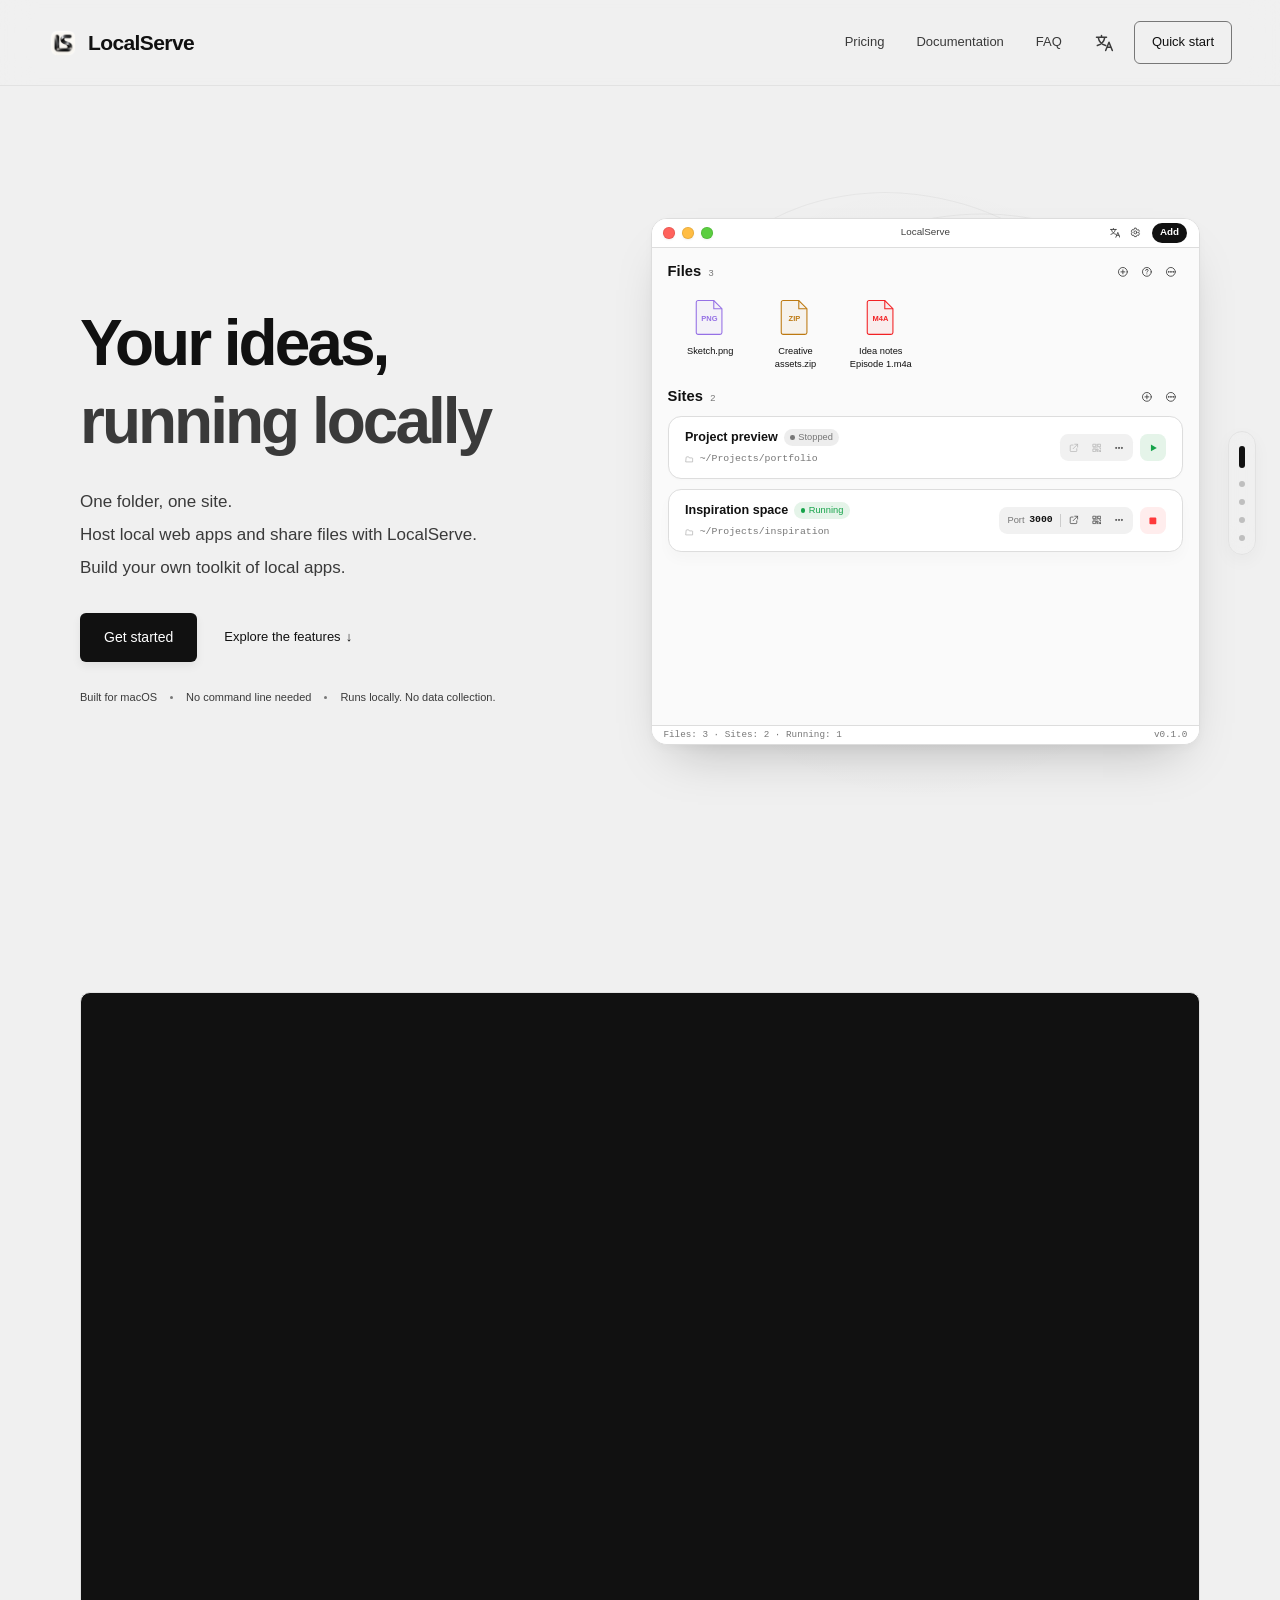
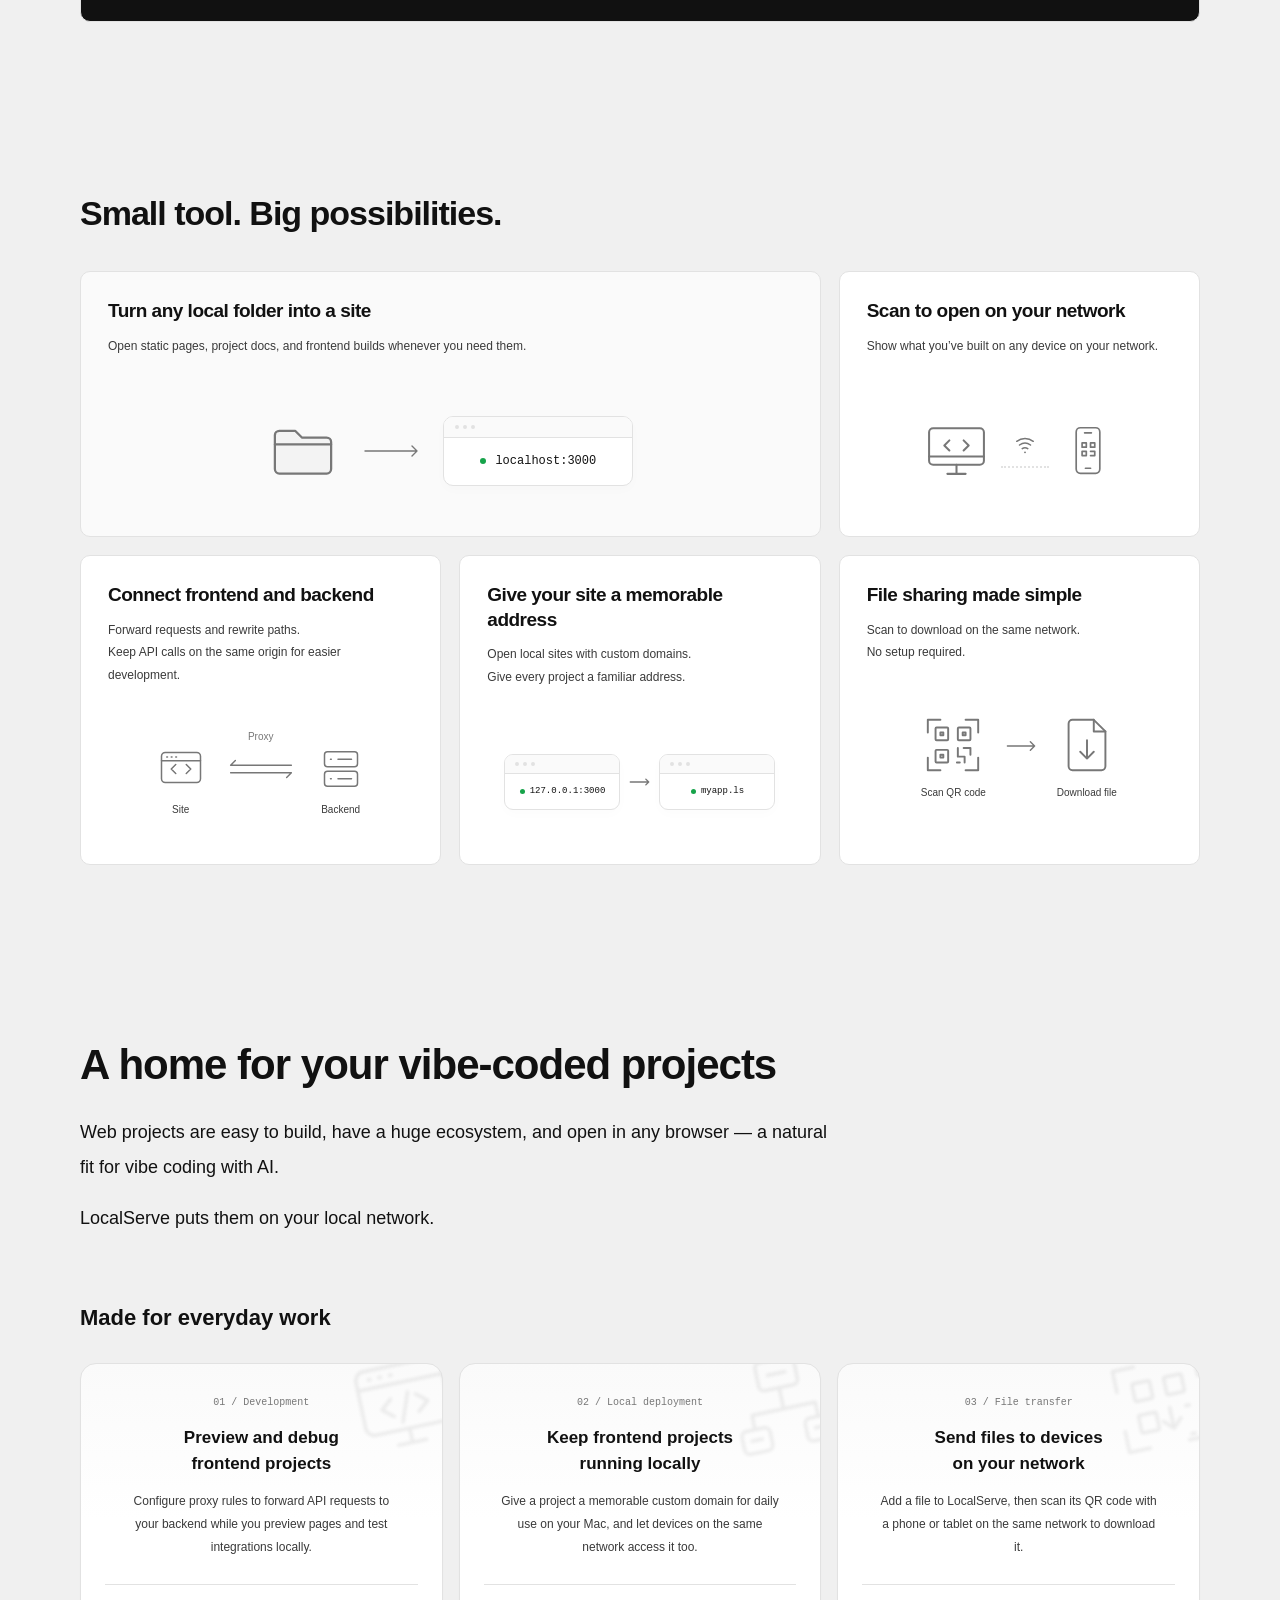
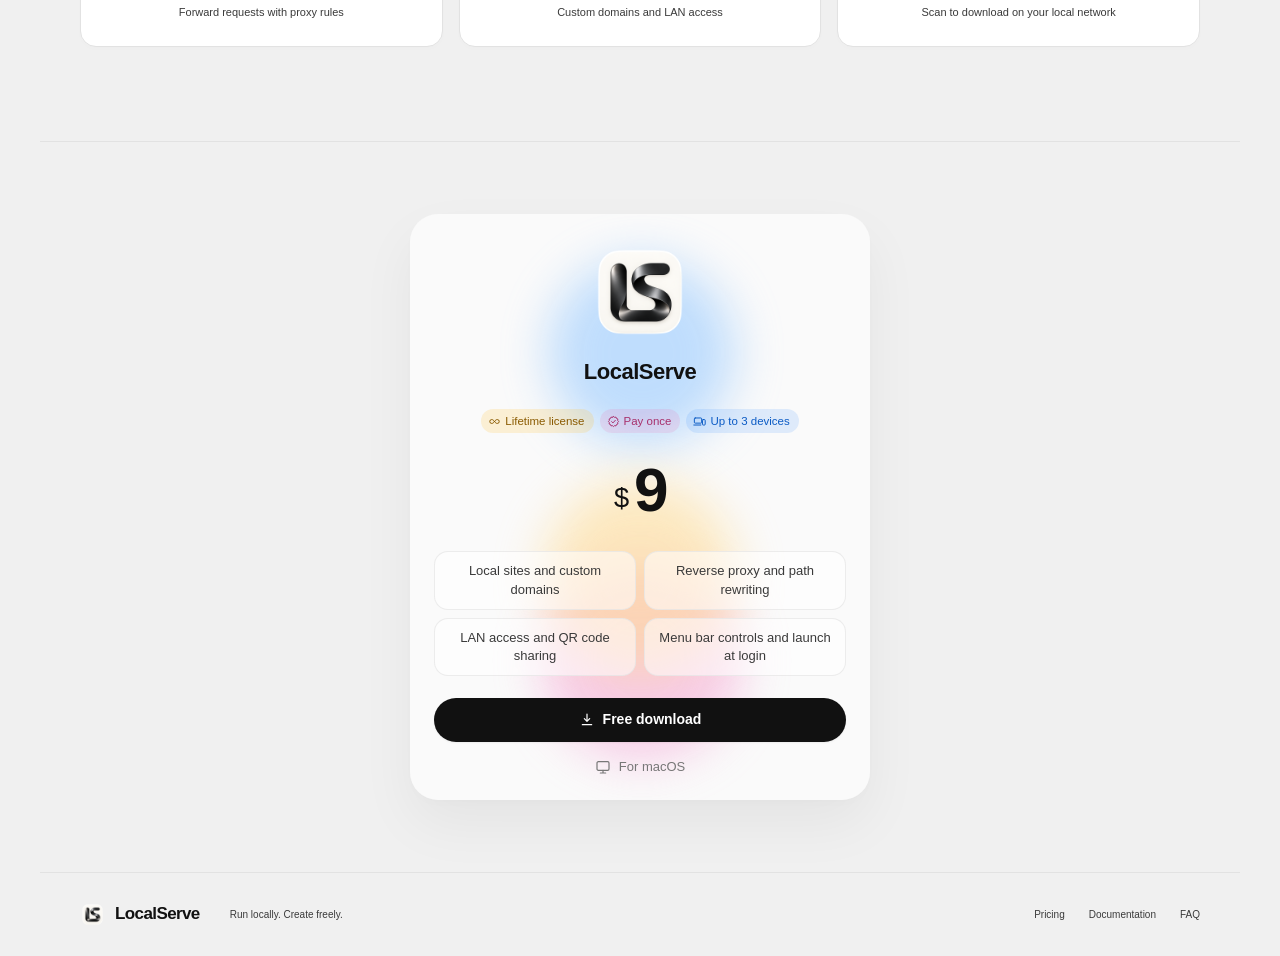
<file: index.html>
<!doctype html>
<html lang="zh-CN" class="home-pages">

<head>
  <meta charset="UTF-8" />
  <meta name="viewport" content="width=device-width, initial-scale=1" />
  <meta name="description" content="LocalServe 使用指南：无需命令行，将本地文件夹变为网站，轻松预览、调试和局域网分享。"  data-i18n-content="home.meta.content"/>
  <meta name="theme-color" content="#f0f0f0" />
  <title data-i18n="home.meta.title">LocalServe — 让灵感，在本地生根</title>
  <link rel="icon" href="assets/logo.png" type="image/png" />
  <link rel="stylesheet" href="assets/style.css?v=home-pages-165" />
  <script src="assets/i18n.js" defer></script>
  <script src="assets/main.js?v=home-pages-151" defer></script>
</head>

<body>
  <a class="skip-link" href="#main" data-i18n="home.meta.a">跳到主要内容</a>
  <header class="site-header">
    <div class="nav-wrap">
      <a class="brand" href="index.html" aria-label="LocalServe 首页" data-i18n-aria-label="common.homeLabel"><img src="assets/logo.png" alt="" width="30"
          height="30" />LocalServe</a>
      <nav aria-label="主导航" data-i18n-aria-label="common.mainNav"><a class="nav-link" href="#pricing" data-i18n="common.pricing">定价</a><a class="nav-link" href="guide.html" data-i18n="common.docs">使用文档</a><a class="nav-link"
          href="guide.html#faq" data-i18n="common.faq">常见问题</a>
      </nav>
      <div class="nav-actions">
        <div class="language-switcher" hidden>
          <button class="language-trigger" type="button" aria-label="选择语言" title="选择语言" aria-haspopup="menu"
            aria-expanded="false" aria-controls="language-menu" data-i18n-title="common.selectLanguage" data-i18n-aria-label="common.selectLanguage">
            <svg width="20" height="20" viewBox="0 0 24 24" fill="none" stroke="currentColor" stroke-width="1.8"
              stroke-linecap="round" stroke-linejoin="round" aria-hidden="true">
              <path d="M3 5h12M9 3v2M5 5c1 6 5 9 9 10M13 5c-1 6-5 9-9 10M14 21l4-10 4 10M15.5 17h5" />
            </svg>
          </button>
          <div id="language-menu" class="language-menu" role="menu" aria-label="选择语言" hidden data-i18n-aria-label="common.selectLanguage">
            <button type="button" role="menuitemradio" data-language="zh" aria-checked="true" lang="zh-CN">中文<span class="language-check" aria-hidden="true">✓</span></button>
            <button type="button" role="menuitemradio" data-language="en" aria-checked="false" lang="en">English<span class="language-check" aria-hidden="true">✓</span></button>
          </div>
        </div>
        <a class="nav-cta" href="guide.html#happyPath" data-i18n="home.site-header.a">快速开始</a>
      </div>
    </div>
  </header>
  <main id="main">
    <section id="home" class="hero container page-slide">
      <div class="hero-copy">
        <h1 data-i18n="home.hero.h1">让灵感，<br /><span>在本地生根</span></h1>
        <p class="hero-desc" data-i18n="home.hero.p">
          一个文件夹，就是一个站点<br />用 LocalServe
          轻松部署本地应用、分享文件<br />编织属于你的本地应用群
        </p>
        <div class="hero-actions">
          <a class="button primary" href="guide.html#happyPath" data-i18n="home.hero.a">开始使用 </a><a class="text-link" href="#features" data-i18n="home.hero.a2">了解它能做什么
            <span aria-hidden="true">↓</span></a>
        </div>
        <div class="hero-notes">
          <span data-i18n="home.hero.span">适用于 macOS</span><i></i><span data-i18n="home.hero.span2">无需命令行</span><i></i><span data-i18n="home.hero.span3">本地运行，不收集数据</span>
        </div>
      </div>
      <div class="hero-visual">
        <div class="orbit orbit-one" aria-hidden="true"></div>
        <div class="orbit orbit-two" aria-hidden="true"></div>
        <div class="app-window screenshot-preview" role="img"
          aria-label="LocalServe 应用界面示意：3 个文件、2 个站点，其中 1 个运行中。文件名、站点名和路径均为示例数据。"
          data-i18n-aria-label="home.hero.previewLabel">
          <div class="preview-window" aria-hidden="true">
            <svg class="preview-icon-definitions" width="0" height="0" xmlns="http://www.w3.org/2000/svg">
              <defs>
                <symbol id="preview-icon-language" viewBox="0 0 24 24"><path d="M3 5h12M9 3v2M5 5c1 6 5 9 9 10M13 5c-1 6-5 9-9 10M14 21l4-10 4 10M15.5 17h5" /></symbol>
                <symbol id="preview-icon-settings" viewBox="0 0 24 24"><path d="m9 3-.5 2-2 .9-1.9-.6-2 3.4 1.5 1.4-.2 2.3-1.4 1.4 2 3.5 1.9-.6 2 .9.5 2h4l.5-2 2-.9 1.9.6 2-3.5-1.4-1.4-.2-2.3 1.5-1.4-2-3.4-1.9.6-2-.9-.5-2Z" /><circle cx="11" cy="11" r="3" /></symbol>
                <symbol id="preview-icon-add" viewBox="0 0 24 24"><circle cx="12" cy="12" r="9" /><path d="M8 12h8M12 8v8" /></symbol>
                <symbol id="preview-icon-help" viewBox="0 0 24 24"><circle cx="12" cy="12" r="9" /><path d="M9.5 9a2.5 2.5 0 0 1 5 .5c0 1.5-2.5 1.5-2.5 3M12 16h.01" /></symbol>
                <symbol id="preview-icon-more-circle" viewBox="0 0 24 24"><circle cx="12" cy="12" r="9" /><circle cx="7.5" cy="12" r=".7" fill="currentColor" /><circle cx="12" cy="12" r=".7" fill="currentColor" /><circle cx="16.5" cy="12" r=".7" fill="currentColor" /></symbol>
                <symbol id="preview-icon-more" viewBox="0 0 24 24"><circle cx="5" cy="12" r="1.3" fill="currentColor" /><circle cx="12" cy="12" r="1.3" fill="currentColor" /><circle cx="19" cy="12" r="1.3" fill="currentColor" /></symbol>
                <symbol id="preview-icon-folder" viewBox="0 0 24 24"><path d="M3 7a2 2 0 0 1 2-2h5l2 3h7a2 2 0 0 1 2 2v9H3Z" /></symbol>
                <symbol id="preview-icon-open" viewBox="0 0 24 24"><path d="M14 3h7v7M21 3 10 14M10 5H5a2 2 0 0 0-2 2v12a2 2 0 0 0 2 2h12a2 2 0 0 0 2-2v-5" /></symbol>
                <symbol id="preview-icon-qr" viewBox="0 0 24 24"><path d="M3 3h6v6H3zM15 3h6v6h-6zM3 15h6v6H3zM12 3v3m0 3v3m-9 0h6m3 3h3v3h-3zm6-3h3v3m-3 3v3h3m-9 0h3m6-3v3" /></symbol>
                <symbol id="preview-icon-play" viewBox="0 0 24 24"><path d="m8 5 12 7-12 7Z" fill="currentColor" stroke="none" /></symbol>
                <symbol id="preview-icon-stop" viewBox="0 0 24 24"><rect x="5" y="5" width="14" height="14" rx="2" fill="currentColor" stroke="none" /></symbol>
              </defs>
            </svg>
            <div class="window-bar preview-window-bar">
              <div class="window-dots"><b></b><b></b><b></b></div>
              <span class="preview-title">LocalServe</span>
              <div class="preview-window-actions">
                <svg class="preview-icon"><use href="#preview-icon-language" /></svg>
                <svg class="preview-icon"><use href="#preview-icon-settings" /></svg>
                <span class="preview-add" data-i18n="home.hero.previewAdd">新增</span>
              </div>
            </div>
            <div class="preview-body">
              <div class="preview-section-heading">
                <strong data-i18n="home.hero.previewFiles">文件 <small>3</small></strong>
                <div class="preview-section-actions">
                  <svg class="preview-icon"><use href="#preview-icon-add" /></svg>
                  <svg class="preview-icon"><use href="#preview-icon-help" /></svg>
                  <svg class="preview-icon"><use href="#preview-icon-more-circle" /></svg>
                </div>
              </div>
              <div class="preview-files">
                <div class="preview-file preview-file-image">
                  <svg class="preview-file-icon" viewBox="0 0 48 58" fill="none">
                    <path d="M5 2h25l13 13v38a3 3 0 0 1-3 3H5a3 3 0 0 1-3-3V5a3 3 0 0 1 3-3Z" fill="currentColor" fill-opacity=".06" stroke="currentColor" stroke-width="1.7" />
                    <path d="M30 2v13h13" stroke="currentColor" stroke-width="1.7" /><text x="23" y="35" text-anchor="middle" fill="currentColor" font-size="12" font-weight="600">PNG</text>
                  </svg>
                  <span data-i18n="home.hero.previewImageFile">灵感草图.png</span>
                </div>
                <div class="preview-file preview-file-archive">
                  <svg class="preview-file-icon" viewBox="0 0 48 58" fill="none">
                    <path d="M5 2h25l13 13v38a3 3 0 0 1-3 3H5a3 3 0 0 1-3-3V5a3 3 0 0 1 3-3Z" fill="currentColor" fill-opacity=".06" stroke="currentColor" stroke-width="1.7" />
                    <path d="M30 2v13h13" stroke="currentColor" stroke-width="1.7" /><text x="23" y="35" text-anchor="middle" fill="currentColor" font-size="12" font-weight="600">ZIP</text>
                  </svg>
                  <span data-i18n="home.hero.previewArchiveFile">创意素材<br />合集.zip</span>
                </div>
                <div class="preview-file preview-file-audio">
                  <svg class="preview-file-icon" viewBox="0 0 48 58" fill="none">
                    <path d="M5 2h25l13 13v38a3 3 0 0 1-3 3H5a3 3 0 0 1-3-3V5a3 3 0 0 1 3-3Z" fill="currentColor" fill-opacity=".06" stroke="currentColor" stroke-width="1.7" />
                    <path d="M30 2v13h13" stroke="currentColor" stroke-width="1.7" /><text x="23" y="35" text-anchor="middle" fill="currentColor" font-size="12" font-weight="600">M4A</text>
                  </svg>
                  <span data-i18n="home.hero.previewAudioFile">灵感随记<br />第一期.m4a</span>
                </div>
              </div>
              <div class="preview-section-heading">
                <strong data-i18n="home.hero.previewSites">站点 <small>2</small></strong>
                <div class="preview-section-actions">
                  <svg class="preview-icon"><use href="#preview-icon-add" /></svg>
                  <svg class="preview-icon"><use href="#preview-icon-more-circle" /></svg>
                </div>
              </div>
              <div class="preview-site">
                <div class="preview-site-info">
                  <div class="preview-site-heading"><strong data-i18n="home.hero.previewStoppedSite">作品预览</strong><span class="preview-status preview-status-stopped" data-i18n="home.hero.previewStopped"><i></i>已停止</span></div>
                  <div class="preview-site-path"><svg class="preview-icon"><use href="#preview-icon-folder" /></svg><code>~/Projects/portfolio</code></div>
                </div>
                <div class="preview-site-actions">
                  <div class="preview-site-tools"><span class="preview-tool is-disabled"><svg class="preview-icon"><use href="#preview-icon-open" /></svg></span><span class="preview-tool is-disabled"><svg class="preview-icon"><use href="#preview-icon-qr" /></svg></span><span class="preview-tool"><svg class="preview-icon"><use href="#preview-icon-more" /></svg></span></div>
                  <span class="preview-site-action preview-site-start"><svg class="preview-icon"><use href="#preview-icon-play" /></svg></span>
                </div>
              </div>
              <div class="preview-site preview-site-running">
                <div class="preview-site-info">
                  <div class="preview-site-heading"><strong data-i18n="home.hero.previewRunningSite">灵感空间</strong><span class="preview-status preview-status-running" data-i18n="home.hero.previewRunning"><i></i>运行中</span></div>
                  <div class="preview-site-path"><svg class="preview-icon"><use href="#preview-icon-folder" /></svg><code>~/Projects/inspiration</code></div>
                </div>
                <div class="preview-site-actions">
                  <div class="preview-site-tools"><span class="preview-port"><span data-i18n="home.hero.previewPort">端口</span><b>3000</b></span><span class="preview-tool"><svg class="preview-icon"><use href="#preview-icon-open" /></svg></span><span class="preview-tool"><svg class="preview-icon"><use href="#preview-icon-qr" /></svg></span><span class="preview-tool"><svg class="preview-icon"><use href="#preview-icon-more" /></svg></span></div>
                  <span class="preview-site-action preview-site-stop"><svg class="preview-icon"><use href="#preview-icon-stop" /></svg></span>
                </div>
              </div>
            </div>
            <div class="preview-footer"><span data-i18n="home.hero.previewSummary">3 个文件 · 2 个站点 · 1 运行中</span><span>v0.1.0</span></div>
          </div>
        </div>
      </div>
    </section>
    <section id="demo" class="section container page-slide">
      <div class="video-frame reveal">
        <iframe
          src="https://www.youtube-nocookie.com/embed/nKE3FeW07qU"
          title="All Your AI-Built Web Apps, One Home on Your Mac | LocalServe"
          allow="accelerometer; autoplay; clipboard-write; encrypted-media; gyroscope; picture-in-picture; web-share"
          referrerpolicy="strict-origin-when-cross-origin"
          allowfullscreen
          loading="lazy"></iframe>
      </div>
    </section>
    <section id="features" class="section container page-slide">
      <div class="section-heading reveal">
        <div>
          <h2 data-i18n="home.features.h2">小工具，大自由。</h2>
        </div>
      </div>
      <div class="feature-grid">
        <article class="feature-card feature-large reveal">
          <h3 data-i18n="home.features.h3">本地文件夹，即刻变站点</h3>
          <p data-i18n="home.features.p">
            静态页面、项目文档、前端构建产物，随时打开。
          </p>
          <div class="folder-flow" aria-hidden="true"><svg class="flow-folder-icon" viewBox="0 0 64 64" fill="none"
              stroke="currentColor" stroke-width="2" stroke-linecap="round" stroke-linejoin="round">
              <path d="M7 18a4 4 0 0 1 4-4h14l6 6h22a4 4 0 0 1 4 4v24a4 4 0 0 1-4 4H11a4 4 0 0 1-4-4Z"
                fill="currentColor" fill-opacity=".05" />
              <path d="M7 26h50" />
            </svg><svg class="flow-connector feature-connector" viewBox="0 0 60 24" fill="none" stroke="currentColor"
              stroke-width="1.4" stroke-linecap="round" stroke-linejoin="round">
              <path d="M4 12h52m-5-5 5 5-5 5" vector-effect="non-scaling-stroke" />
            </svg>
            <div class="flow-browser">
              <div class="flow-browser-bar"><i></i><i></i><i></i></div>
              <div class="flow-browser-address"><span class="status-dot"></span><code>localhost:3000</code></div>
            </div>
          </div>
        </article>
        <article class="feature-card reveal">
          <h3 data-i18n="home.features.h32">局域网设备，扫码访问</h3>
          <p data-i18n="home.features.p2">
            同一网络里的设备，也能看到你的作品。
          </p>
          <div class="mini-network" aria-hidden="true"><svg class="network-computer" viewBox="0 0 64 64" fill="none"
              stroke="currentColor" stroke-width="2" stroke-linecap="round" stroke-linejoin="round">
              <rect x="5" y="10" width="54" height="36" rx="4" />
              <path d="M5 38h54M23 55h18M32 46v9" />
              <path d="m25 22-5 5 5 5m14-10 5 5-5 5" />
            </svg>
            <div class="network-connection"><svg class="network-wifi" viewBox="0 0 24 24" fill="none"
                stroke="currentColor" stroke-width="1.6" stroke-linecap="round">
                <path d="M3 8a15 15 0 0 1 18 0M6 12a10 10 0 0 1 12 0m-9 4a5 5 0 0 1 6 0" />
                <circle cx="12" cy="20" r="1" fill="currentColor" stroke="none" />
              </svg><span></span></div><svg class="network-phone" viewBox="0 0 64 64" fill="none" stroke="currentColor"
              stroke-width="2" stroke-linecap="round" stroke-linejoin="round">
              <rect x="18" y="5" width="28" height="54" rx="5" />
              <path d="M28 11h8M29 53h6" />
              <rect x="25" y="23" width="5" height="5" />
              <rect x="35" y="23" width="5" height="5" />
              <rect x="25" y="33" width="5" height="5" />
              <path d="M35 33h5v5h-5" />
            </svg>
          </div>
        </article>
        <article class="feature-card reveal">
          <h3 data-i18n="home.features.h33">前后端，顺畅对话</h3>
          <p data-i18n="home.features.p3">
            支持代理转发和路径重写<br />规避跨域，让前后端顺畅对话
          </p>
          <div class="capability-art capability-proxy" aria-hidden="true">
            <div class="capability-node"><svg class="capability-icon" viewBox="0 0 64 64" fill="none"
                stroke="currentColor" stroke-width="2" stroke-linecap="round" stroke-linejoin="round">
                <rect x="6" y="10" width="52" height="40" rx="5" />
                <path d="M6 21h52M13 16h1m5 0h1m5 0h1m-1 10-6 6 6 6m14-12 6 6-6 6" />
              </svg><span data-i18n="home.features.span">站点</span></div>
            <div class="proxy-relay"><span data-i18n="home.features.span2">代理转发</span><svg class="proxy-two-way feature-connector" viewBox="0 0 80 32"
                fill="none" stroke="currentColor" stroke-width="1.4" stroke-linecap="round" stroke-linejoin="round"
                aria-hidden="true">
                <path d="M72 12H8l5-5M8 20h64l-5 5" vector-effect="non-scaling-stroke" />
              </svg></div>
            <div class="capability-node"><svg class="capability-icon" viewBox="0 0 64 64" fill="none"
                stroke="currentColor" stroke-width="2" stroke-linecap="round" stroke-linejoin="round">
                <rect x="10" y="9" width="44" height="20" rx="4" />
                <rect x="10" y="35" width="44" height="20" rx="4" />
                <path d="M18 19h1m-1 26h1m9-26h18m-18 26h18" />
              </svg><span data-i18n="home.features.span3">后端</span></div>
          </div>
        </article>
        <article class="feature-card reveal">
          <h3 data-i18n="home.features.h34">给站点一个好记的名字</h3>
          <p data-i18n="home.features.p4">用自定义域名访问本地站点，<br />让每个项目，都有熟悉的入口。</p>
          <div class="capability-art capability-domain-mapping" aria-hidden="true">
            <div class="capability-browser">
              <div class="capability-browser-top"><i></i><i></i><i></i></div>
              <div class="capability-domain-address"><span class="status-dot"></span><code>127.0.0.1:3000</code></div>
            </div><svg class="capability-arrow feature-connector" viewBox="0 0 40 24" fill="none" stroke="currentColor"
              stroke-width="1.4" stroke-linecap="round" stroke-linejoin="round">
              <path d="M4 12h32m-5-5 5 5-5 5" vector-effect="non-scaling-stroke" />
            </svg>
            <div class="capability-browser">
              <div class="capability-browser-top"><i></i><i></i><i></i></div>
              <div class="capability-domain-address"><span class="status-dot"></span><code>myapp.ls</code></div>
            </div>
          </div>
        </article>
        <article class="feature-card reveal">
          <h3 data-i18n="home.features.h35">分享文件，简单一点</h3>
          <p data-i18n="home.features.p5">
            同网设备扫码即下载，<br />无需繁琐操作
          </p>
          <div class="capability-art capability-download" aria-hidden="true">
            <div class="capability-node"><svg class="capability-icon" viewBox="0 0 64 64" fill="none"
                stroke="currentColor" stroke-width="2" stroke-linecap="round" stroke-linejoin="round">
                <path d="M6 19V6h13m26 0h13v13M6 45v13h13m26 0h13V45" />
                <rect x="14" y="14" width="13" height="13" rx="1" />
                <rect x="37" y="14" width="13" height="13" rx="1" />
                <rect x="14" y="37" width="13" height="13" rx="1" />
                <path d="M19 19h3v3h-3zM42 19h3v3h-3zM19 42h3v3h-3zM37 35v9h7v6m-1-15h7v7m-14 8h3" />
              </svg><span data-i18n="home.features.span4">扫描二维码</span></div><svg class="capability-arrow feature-connector" viewBox="0 0 40 24"
              fill="none" stroke="currentColor" stroke-width="1.4" stroke-linecap="round" stroke-linejoin="round">
              <path d="M4 12h32m-5-5 5 5-5 5" vector-effect="non-scaling-stroke" />
            </svg>
            <div class="capability-node"><svg class="capability-icon" viewBox="0 0 64 64" fill="none"
                stroke="currentColor" stroke-width="2" stroke-linecap="round" stroke-linejoin="round">
                <path d="M17 6h22l12 12v36a4 4 0 0 1-4 4H17a4 4 0 0 1-4-4V10a4 4 0 0 1 4-4Z" />
                <path d="M39 6v12h12M32 27v19m-7-7 7 7 7-7" />
              </svg><span data-i18n="home.features.span5">下载文件</span></div>
          </div>
        </article>
      </div>
    </section>
    <section id="everyday-apps" class="section container everyday-apps page-slide" aria-labelledby="everyday-title">
      <div class="everyday-intro reveal">
        <h2 id="everyday-title" data-i18n="home.everyday-apps.h2">在本地管理你的Vibe Coding作品集</h2>
        <p class="everyday-lead" data-i18n="home.everyday-apps.p">开发简单，生态丰富，访问便捷 —— Web项目正是AI VibeCoding的最佳技术栈</p>
        <p class="everyday-lead" data-i18n="home.everyday-apps.p2">使用LocalServe，轻松在局域网部署你的VibeCoding项目</p>
      </div>
      <div class="scenario-heading reveal">
        <h3 data-i18n="home.everyday-apps.h3">适用于以下场景</h3>
      </div>
      <div class="scenario-grid">
        <article class="scenario-card reveal">
          <div class="scenario-art" aria-hidden="true"><svg viewBox="0 0 64 64" fill="none" stroke="currentColor"
              stroke-width="1.8" stroke-linecap="round" stroke-linejoin="round">
              <rect x="8" y="10" width="48" height="36" rx="5" />
              <path d="M8 20h48M15 15h1m5 0h1m5 0h1M25 28l-6 5 6 5m14-10 6 5-6 5m-4-12-6 16M24 54h16M32 46v8" />
            </svg></div>
          <span class="scenario-number" data-i18n="home.everyday-apps.span">01 / 开发调试</span>
          <h3 data-i18n="home.everyday-apps.h32">前端项目需要开发调试预览</h3>
          <p data-i18n="home.everyday-apps.p3">配置代理规则，将接口请求转发到目标服务，方便在本地预览页面、联调接口。</p>
          <span class="scenario-tag" data-i18n="home.everyday-apps.span2">支持代理转发请求</span>
        </article>
        <article class="scenario-card reveal">
          <div class="scenario-art" aria-hidden="true"><svg viewBox="0 0 64 64" fill="none" stroke="currentColor"
              stroke-width="1.8" stroke-linecap="round" stroke-linejoin="round">
              <rect x="21" y="7" width="22" height="16" rx="3" />
              <path d="M27 15h10M32 23v12M14 43v-8h36v8" />
              <rect x="6" y="43" width="16" height="13" rx="3" />
              <rect x="42" y="43" width="16" height="13" rx="3" />
              <path d="M11 49h6m30 0h6" />
            </svg></div>
          <span class="scenario-number" data-i18n="home.everyday-apps.span3">02 / 长期部署</span>
          <h3 data-i18n="home.everyday-apps.h33">前端项目需要在本地长期部署</h3>
          <p data-i18n="home.everyday-apps.p4">为项目设置易记的自定义域名，在自己的电脑上日常使用，也能让同一局域网里的设备访问。</p>
          <span class="scenario-tag" data-i18n="home.everyday-apps.span4">支持自定义域名和局域网访问</span>
        </article>
        <article class="scenario-card reveal">
          <div class="scenario-art" aria-hidden="true"><svg viewBox="0 0 64 64" fill="none" stroke="currentColor"
              stroke-width="1.8" stroke-linecap="round" stroke-linejoin="round">
              <path d="M9 21V9h12m22 0h12v12M9 43v12h12m22 0h12V43" />
              <rect x="18" y="18" width="10" height="10" rx="1" />
              <rect x="36" y="18" width="10" height="10" rx="1" />
              <rect x="18" y="36" width="10" height="10" rx="1" />
              <path d="M36 35v12m-5-5 5 5 5-5m4-6h2m-2 16h2" />
            </svg></div>
          <span class="scenario-number" data-i18n="home.everyday-apps.span5">03 / 文件传输</span>
          <h3 data-i18n="home.everyday-apps.h34">文件需要传输给局域网设备</h3>
          <p data-i18n="home.everyday-apps.p5">将文件添加到 LocalServe，使用同一局域网里的手机或平板扫描二维码，即可下载文件。</p>
          <span class="scenario-tag" data-i18n="home.everyday-apps.span6">支持局域网设备扫码下载文件</span>
        </article>
      </div>
    </section>
    <section id="pricing" class="section container pricing-section page-slide" aria-labelledby="pricing-title">
      <article class="pricing-card reveal" aria-labelledby="pricing-title">
        <div class="pricing-ambient" aria-hidden="true">
          <span class="pricing-blob"></span>
          <span class="pricing-blob"></span>
          <span class="pricing-blob"></span>
        </div>
        <div class="pricing-card-heading">
          <img src="assets/logo.png" alt="" width="128" height="128" />
          <h2 id="pricing-title" data-i18n="home.pricing.plan">LocalServe</h2>
        </div>
        <div class="pricing-chips">
          <span class="pricing-chip pricing-chip--yellow">
            <svg viewBox="0 0 24 24" fill="none" stroke="currentColor" stroke-width="1.8" stroke-linecap="round" stroke-linejoin="round" aria-hidden="true">
              <path d="M12 12c-1.7-2.3-3.1-3.6-5.1-3.6a3.6 3.6 0 0 0 0 7.2c2 0 3.4-1.3 5.1-3.6zm0 0c1.7 2.3 3.1 3.6 5.1 3.6a3.6 3.6 0 0 0 0-7.2c-2 0-3.4 1.3-5.1 3.6z" />
            </svg>
            <span data-i18n="home.pricing.license">永久许可证</span>
          </span>
          <span class="pricing-chip pricing-chip--pink">
            <svg viewBox="0 0 24 24" fill="none" stroke="currentColor" stroke-width="1.8" stroke-linecap="round" stroke-linejoin="round" aria-hidden="true">
              <path d="M12 2.7L14.04 4.37 16.65 3.95 17.59 6.41 20.05 7.35 19.63 9.96 21.3 12 19.63 14.04 20.05 16.65 17.59 17.59 16.65 20.05 14.04 19.63 12 21.3 9.96 19.63 7.35 20.05 6.41 17.59 3.95 16.65 4.37 14.04 2.7 12 4.37 9.96 3.95 7.35 6.41 6.41 7.35 3.95 9.96 4.37Z" />
              <path d="M8.6 12.2l2.4 2.4 4.4-4.8" />
            </svg>
            <span data-i18n="home.pricing.onetime">一次性买断</span>
          </span>
          <span class="pricing-chip pricing-chip--blue">
            <svg viewBox="0 0 24 24" fill="none" stroke="currentColor" stroke-width="1.8" stroke-linecap="round" stroke-linejoin="round" aria-hidden="true">
              <rect x="2.5" y="5.5" width="13.5" height="9.5" rx="1.6" />
              <path d="M1.5 18.5h13" />
              <rect x="17.5" y="8.5" width="5" height="10" rx="1.3" />
            </svg>
            <span data-i18n="home.pricing.devices">适用 3 台设备</span>
          </span>
        </div>
        <p class="pricing-amount"><span class="pricing-symbol">$</span><span class="pricing-value">9</span></p>
        <ul class="pricing-features">
          <li><span data-i18n="home.pricing.feature1">本地站点与自定义域名</span></li>
          <li><span data-i18n="home.pricing.feature2">反向代理与路径重写</span></li>
          <li><span data-i18n="home.pricing.feature3">局域网访问与扫码分享</span></li>
          <li><span data-i18n="home.pricing.feature4">托盘管理与开机启动</span></li>
        </ul>
        <a class="button pricing-purchase" href="https://github.com/Naxisigut/LocalServeRelease/releases" target="_blank" rel="noopener noreferrer">
          <svg class="pricing-icon" viewBox="0 0 24 24" fill="none" stroke="currentColor" stroke-width="1.8" stroke-linecap="round" stroke-linejoin="round" aria-hidden="true">
            <path d="M12 3v11m-4-4 4 4 4-4M5 19h14" />
          </svg>
          <span data-i18n="home.pricing.download">免费下载</span>
        </a>
        <p class="pricing-platform">
          <svg class="pricing-icon" viewBox="0 0 24 24" fill="none" stroke="currentColor" stroke-width="1.8" stroke-linecap="round" stroke-linejoin="round" aria-hidden="true">
            <rect x="3" y="4" width="18" height="13" rx="2" /><path d="M12 17v4M8 21h8" />
          </svg>
          <span data-i18n="home.pricing.note">适用于 macOS</span>
        </p>
      </article>
    </section>
  </main>
  <nav class="page-dots" aria-label="页面板块" data-i18n-aria-label="home.pageNav.label">
    <a href="#home"><span data-i18n="home.pageNav.home">首页</span></a>
    <a href="#demo"><span data-i18n="home.pageNav.demo">演示视频</span></a>
    <a href="#features"><span data-i18n="home.pageNav.features">功能</span></a>
    <a href="#everyday-apps"><span data-i18n="home.pageNav.scenarios">使用场景</span></a>
    <a href="#pricing"><span data-i18n="common.pricing">定价</span></a>
  </nav>
  <footer class="site-footer container">
    <a class="brand" href="index.html"><img src="assets/logo.png" alt="" width="25"
        height="25" />LocalServe</a><span data-i18n="home.site-footer.span">本地运行，自在创造。</span>
    <div>
      <a href="#pricing" data-i18n="common.pricing">定价</a><a href="guide.html" data-i18n="common.docs">使用文档</a><a href="guide.html#faq" data-i18n="common.faq">常见问题</a>
    </div>
  </footer>
</body>

</html>
</file>
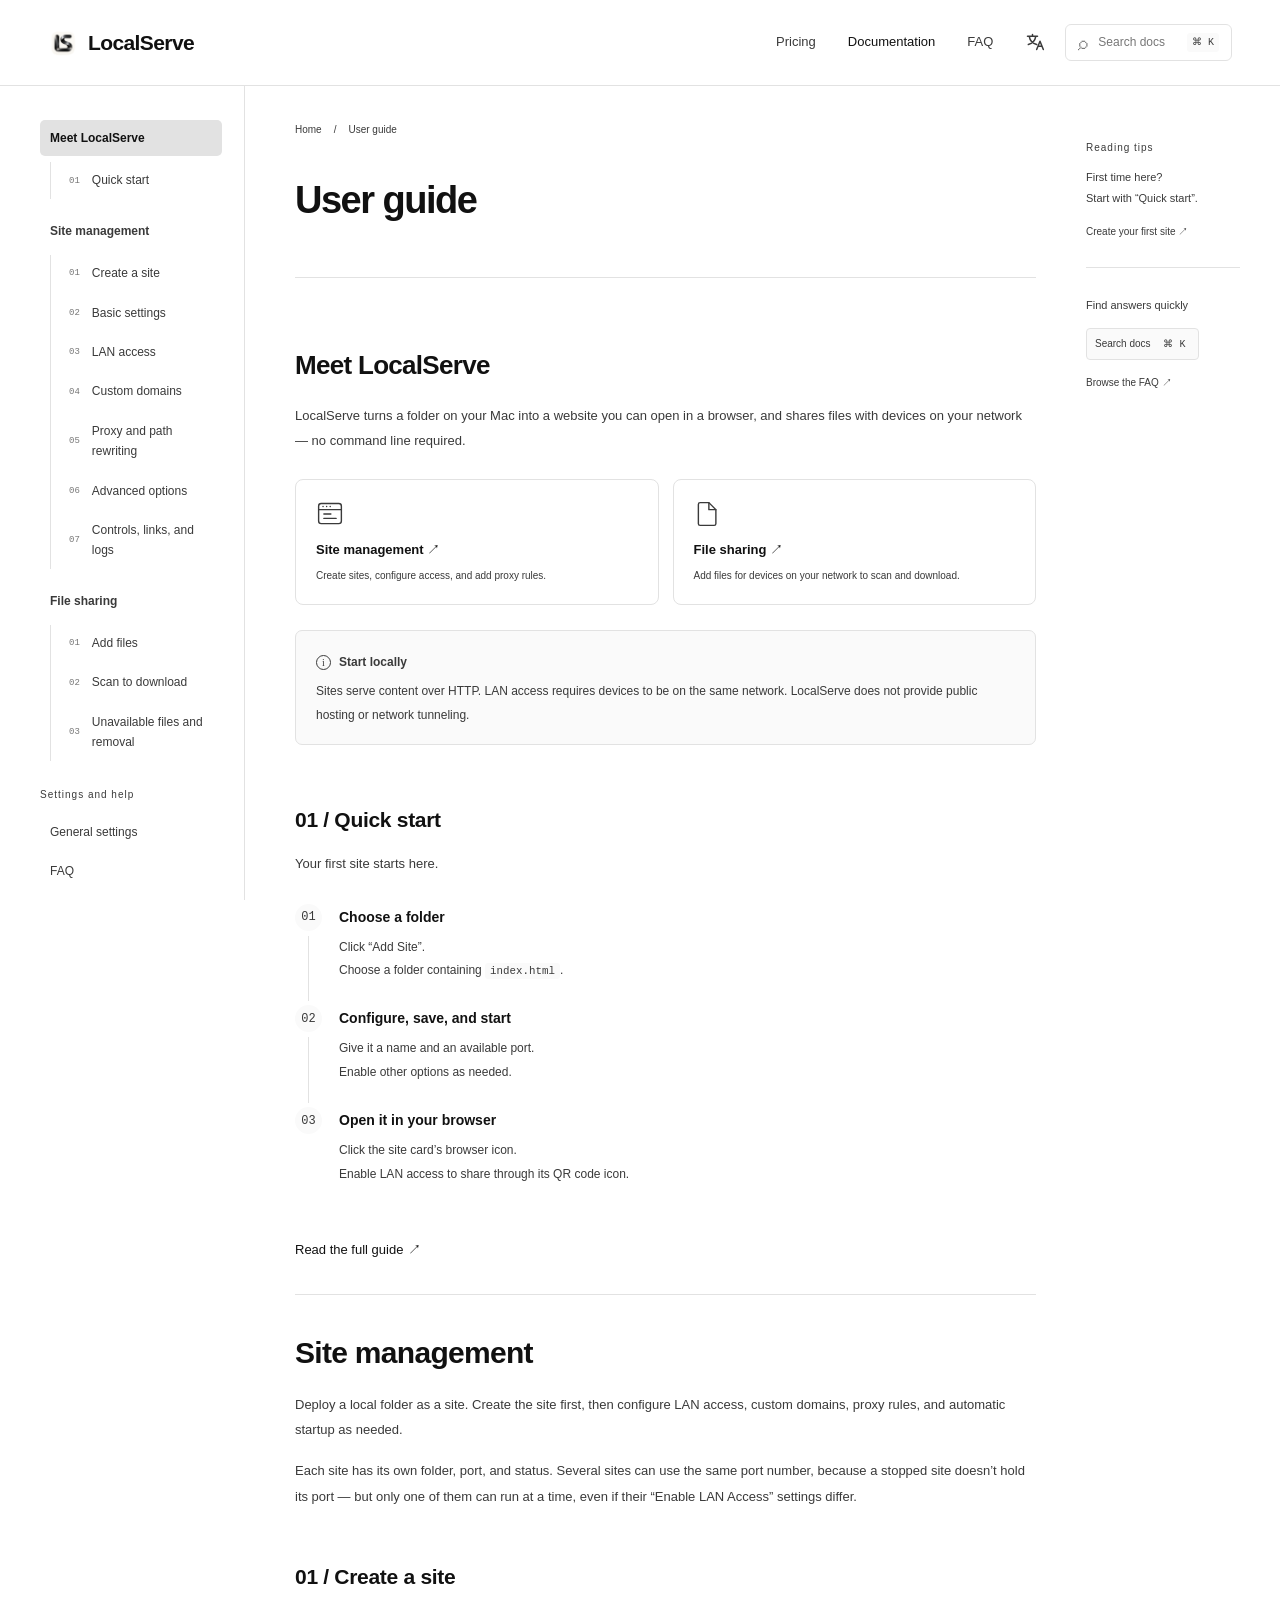
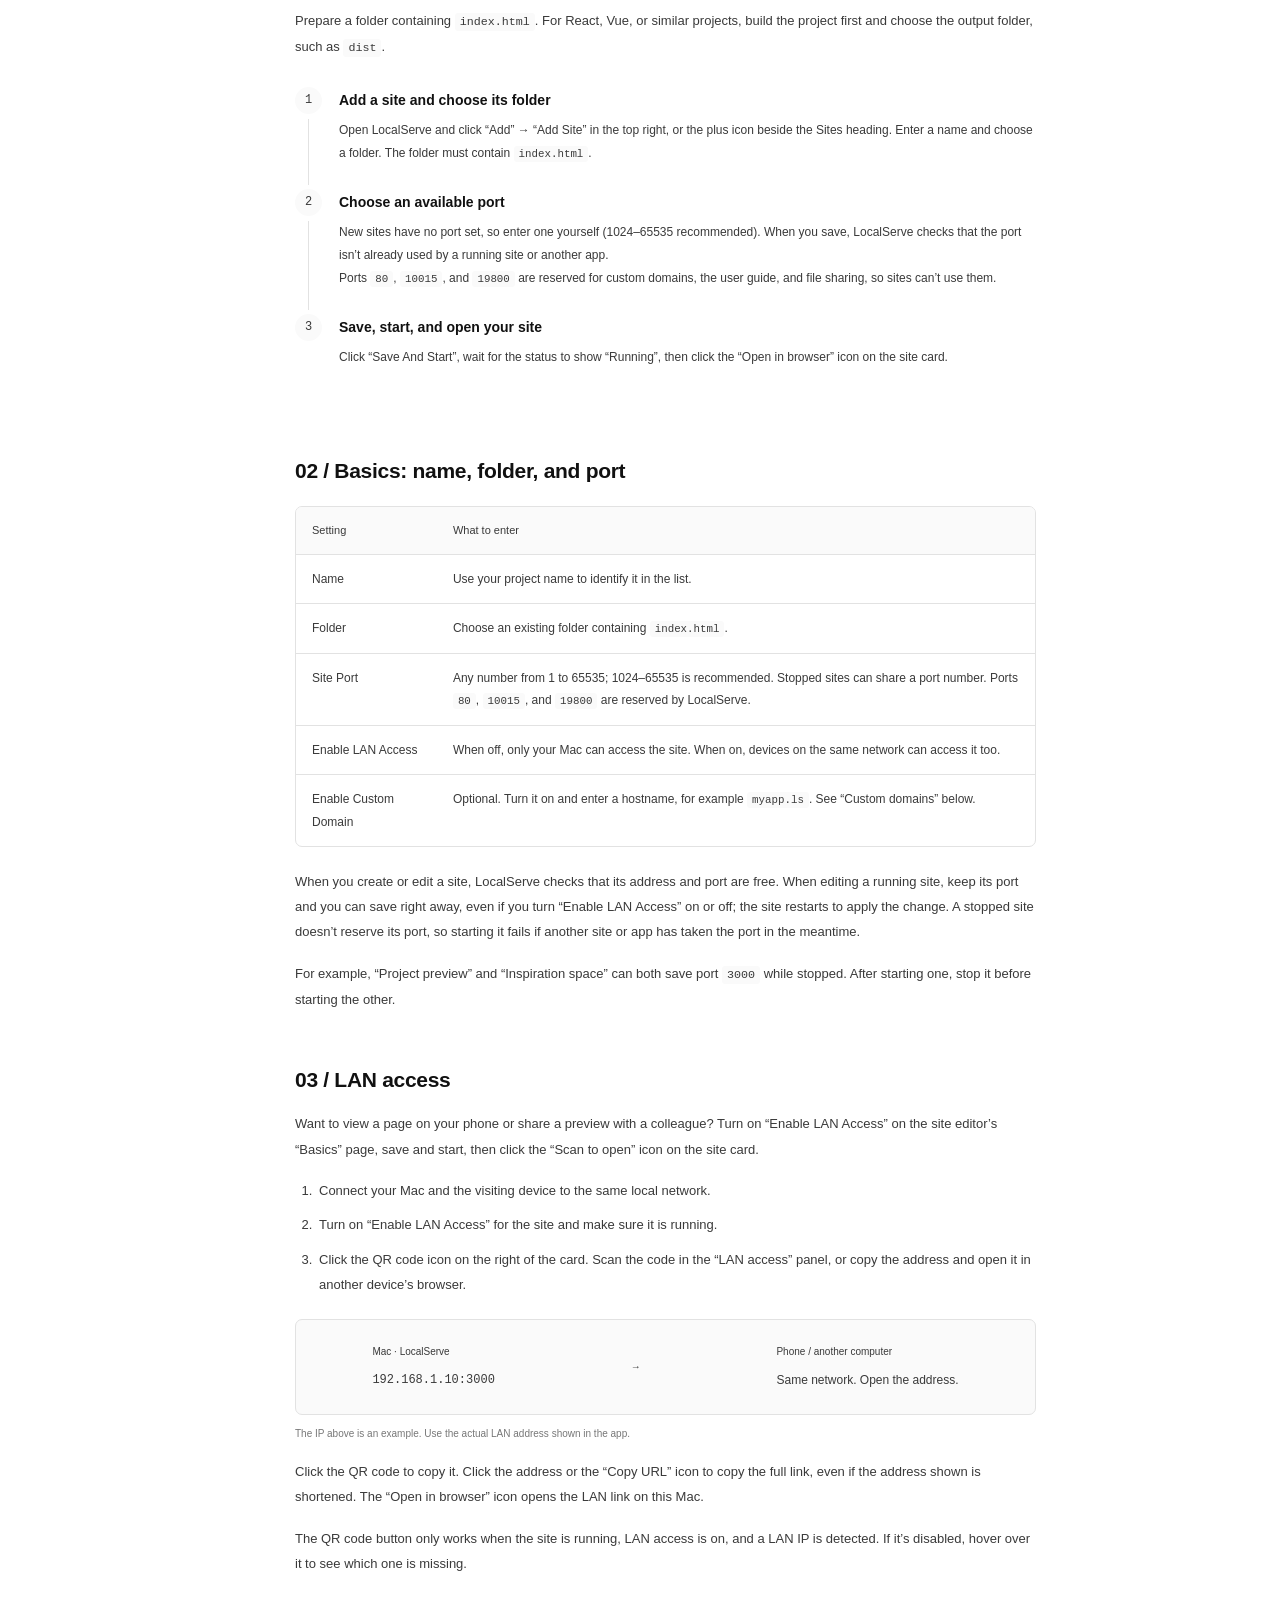
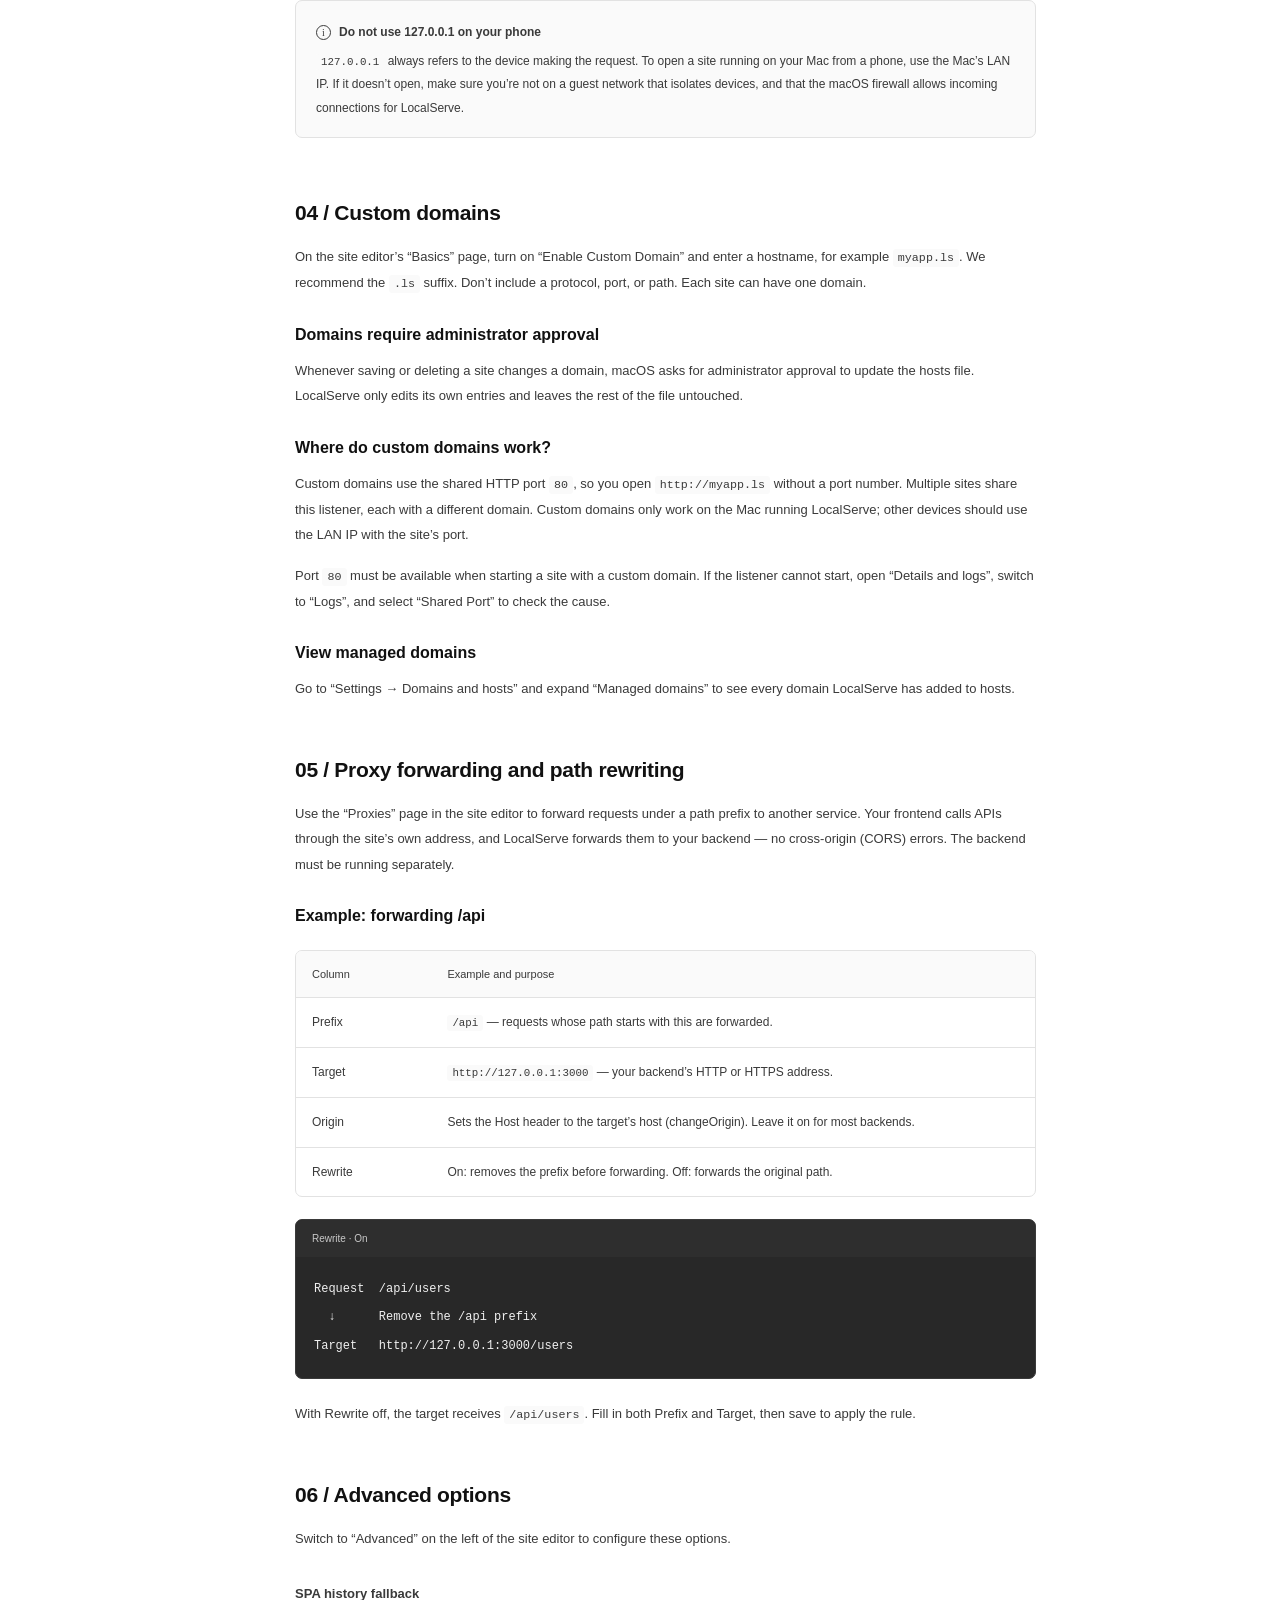
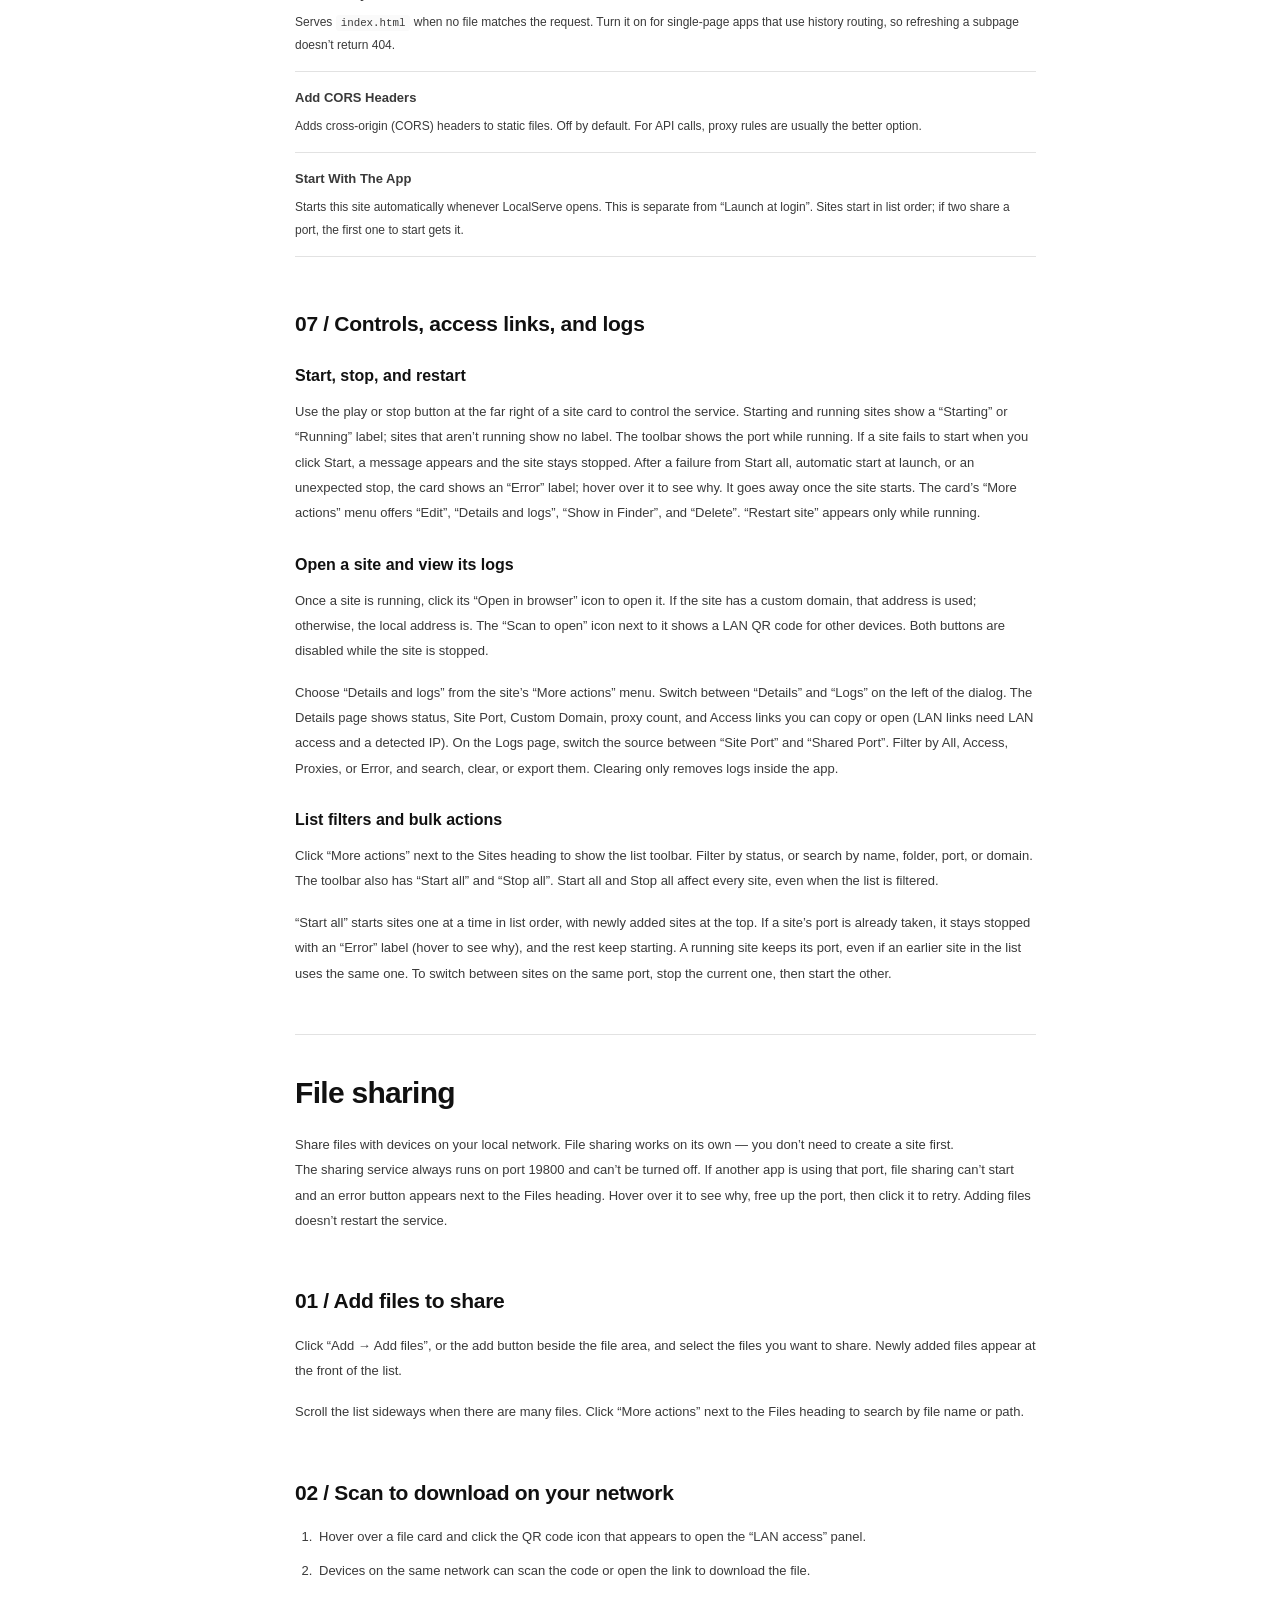
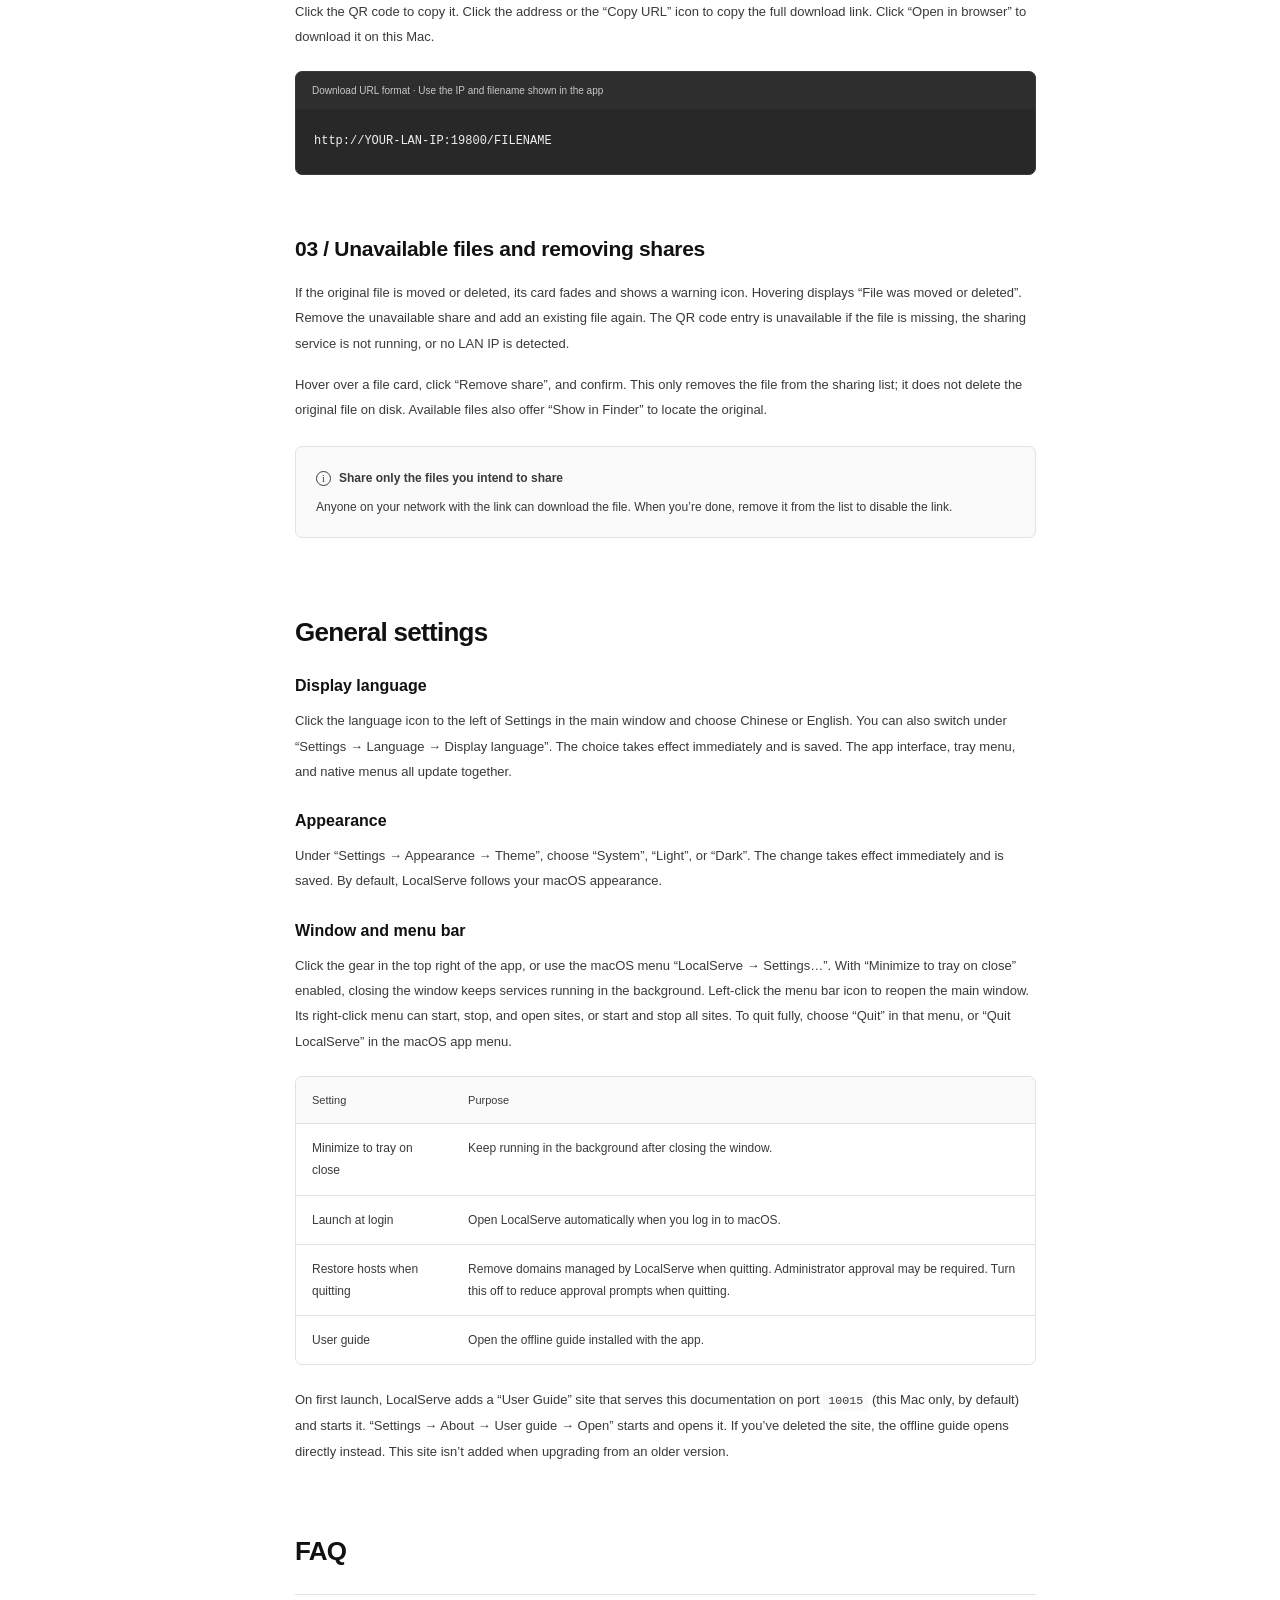
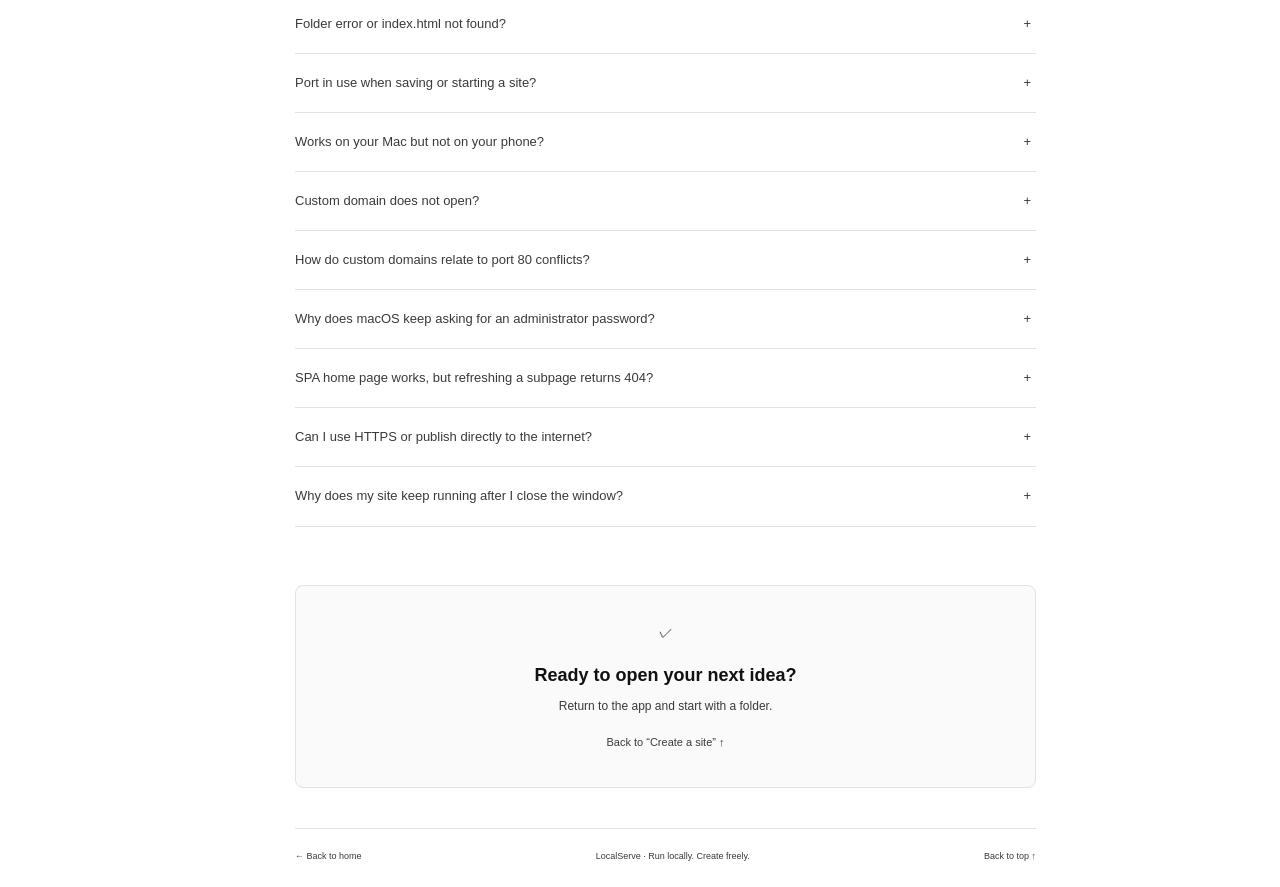
<file: guide.html>
<!doctype html>
<html lang="zh-CN">

<head>
  <meta charset="UTF-8" />
  <meta name="viewport" content="width=device-width, initial-scale=1" />
  <meta name="description" content="LocalServe 使用指南：站点管理与文件分享，包含新建站点、局域网访问、自定义域名、代理配置和扫码下载。"  data-i18n-content="guide.meta.content"/>
  <meta name="theme-color" content="#f0f0f0" />
  <title data-i18n="guide.meta.title">使用文档 — LocalServe</title>
  <link rel="icon" href="assets/logo.png" type="image/png" />
  <link rel="stylesheet" href="assets/style.css" />
  <script src="assets/i18n.js" defer></script>
  <script src="assets/main.js" defer></script>
</head>

<body class="docs-page">
  <a class="skip-link" href="#main" data-i18n="guide.meta.a">跳到使用指南正文</a>
  <header class="site-header">
    <div class="nav-wrap">
      <a class="brand" href="index.html" aria-label="LocalServe 首页" data-i18n-aria-label="common.homeLabel"><img src="assets/logo.png" alt="" width="30"
          height="30" />LocalServe</a>
      <nav aria-label="主导航" data-i18n-aria-label="common.mainNav">
        <a class="nav-link" href="index.html#pricing" data-i18n="common.pricing">定价</a><a class="nav-link current" href="guide.html" aria-current="page" data-i18n="common.docs">使用文档</a><a class="nav-link"
          href="#faq" data-i18n="common.faq">常见问题</a>
      </nav>
      <div class="nav-actions">
        <div class="language-switcher" hidden>
          <button class="language-trigger" type="button" aria-label="选择语言" title="选择语言" aria-haspopup="menu"
            aria-expanded="false" aria-controls="language-menu" data-i18n-title="common.selectLanguage" data-i18n-aria-label="common.selectLanguage">
            <svg width="20" height="20" viewBox="0 0 24 24" fill="none" stroke="currentColor" stroke-width="1.8"
              stroke-linecap="round" stroke-linejoin="round" aria-hidden="true">
              <path d="M3 5h12M9 3v2M5 5c1 6 5 9 9 10M13 5c-1 6-5 9-9 10M14 21l4-10 4 10M15.5 17h5" />
            </svg>
          </button>
          <div id="language-menu" class="language-menu" role="menu" aria-label="选择语言" hidden data-i18n-aria-label="common.selectLanguage">
            <button type="button" role="menuitemradio" data-language="zh" aria-checked="true" lang="zh-CN">中文<span class="language-check" aria-hidden="true">✓</span></button>
            <button type="button" role="menuitemradio" data-language="en" aria-checked="false" lang="en">English<span class="language-check" aria-hidden="true">✓</span></button>
          </div>
        </div>
        <button class="search-trigger" data-search data-i18n="guide.site-header.button">
          <span>⌕</span> 搜索文档 <kbd>⌘ K</kbd>
        </button>
      </div>
    </div>
    <div class="reading-progress" aria-hidden="true"></div>
  </header>
  <div class="docs-mobile-bar">
    <button class="docs-menu" aria-expanded="false" aria-controls="docs-nav" data-i18n="guide.meta.button">
      ☰ &nbsp; 指南目录</button><button data-search aria-label="搜索文档" data-i18n-aria-label="common.searchDocs" data-i18n="guide.meta.button2">⌕ 搜索</button>
  </div>
  <div class="docs-layout container">
    <aside id="docs-nav" class="docs-sidebar">
      <nav aria-label="指南章节" data-i18n-aria-label="guide.docs-nav.aria-label">
        <a class="sidebar-part-link active" href="#overview" data-i18n="guide.docs-nav.a">认识 LocalServe</a>
        <div class="sidebar-subnav">
          <a href="#happyPath" data-i18n="guide.docs-nav.happyPath"><span>01</span>快速开始</a>
        </div>
        <a class="sidebar-part-link" href="#sites" data-i18n="guide.docs-nav.a2">站点管理</a>
        <div class="sidebar-subnav">
          <a href="#quick-start" data-i18n="guide.docs-nav.a3"><span>01</span>新建站点</a>
          <a href="#site-basics" data-i18n="guide.docs-nav.a4"><span>02</span>基础配置</a>
          <a href="#network" data-i18n="guide.docs-nav.a5"><span>03</span>局域网访问</a>
          <a href="#domains" data-i18n="guide.docs-nav.a6"><span>04</span>自定义域名</a>
          <a href="#proxy" data-i18n="guide.docs-nav.a7"><span>05</span>代理转发与路径重写</a>
          <a href="#advanced" data-i18n="guide.docs-nav.a8"><span>06</span>高级选项</a>
          <a href="#site-operations" data-i18n="guide.docs-nav.a9"><span>07</span>启停、访问与日志</a>
        </div>
        <a class="sidebar-part-link" href="#files" data-i18n="guide.docs-nav.a11">文件分享</a>
        <div class="sidebar-subnav">
          <a href="#file-add" data-i18n="guide.docs-nav.a12"><span>01</span>添加文件</a>
          <a href="#file-download" data-i18n="guide.docs-nav.a13"><span>02</span>局域网扫码下载</a>
          <a href="#file-manage" data-i18n="guide.docs-nav.a14"><span>03</span>文件失效与移除分享</a>
        </div>
        <div class="sidebar-label"><span data-i18n="guide.docs-nav.text">设置与帮助</span></div>
        <a href="#settings" data-i18n="guide.docs-nav.a15">通用设置</a>
        <a href="#faq" data-i18n="common.faq">常见问题</a>
      </nav>
    </aside>
    <main id="main" class="docs-content">
      <div class="breadcrumb">
        <a href="index.html" data-i18n="guide.meta.a2">首页</a><span>/</span><span data-i18n="guide.meta.text">使用指南
      </span></div>
      <header class="doc-header">
        <h1 data-i18n="guide.doc-header.h1">使用指南</h1>
      </header>
      <section class="doc-part" aria-labelledby="overview-title">
        <section id="overview" class="doc-section" tabindex="-1" data-keywords="介绍 功能 HTTP" data-i18n-keywords="guide.overview.keywords">
          <h2 id="overview-title" data-i18n="guide.overview.h2">认识 LocalServe</h2>
          <p data-i18n="guide.overview.p">
            LocalServe
            是一款本地站点部署助手。无需命令行，就能把本机文件夹发布成浏览器可以打开的网站，或把文件分享给同一局域网里的其他设备。
          </p>
          <div class="doc-card-grid">
            <a href="#sites"><span aria-hidden="true"><svg class="doc-entry-icon" viewBox="0 0 32 32" fill="none" stroke="currentColor" stroke-width="1.6" stroke-linecap="round" stroke-linejoin="round"><rect x="3" y="4" width="26" height="23" rx="3"/><path d="M3 11h26M8 7.5h.1m4 0h.1m4 0h.1M9 16h8m-8 5h14"/></svg></span><strong data-i18n="guide.overview.strong">站点管理 ↗</strong><small data-i18n="guide.overview.small">新建站点、配置访问方式与代理规则。</small></a><a
              href="#files"><span aria-hidden="true"><svg class="doc-entry-icon" viewBox="0 0 32 32" fill="none" stroke="currentColor" stroke-width="1.6" stroke-linecap="round" stroke-linejoin="round"><path d="M17 3H7a2 2 0 0 0-2 2v22a2 2 0 0 0 2 2h16a2 2 0 0 0 2-2V11L17 3Z"/><path d="M17 3v8h8"/></svg></span><strong data-i18n="guide.overview.strong2">文件分享 ↗</strong><small data-i18n="guide.overview.small2">添加文件，让局域网设备扫码下载。</small></a>
          </div>
          <div class="callout">
            <strong data-i18n="guide.overview.strong3">从本地开始</strong>
            <p data-i18n="guide.overview.p2">
              当前站点提供 HTTP 服务。局域网访问需要设备处于同一网络；LocalServe
              本身不提供公网发布或内网穿透。
            </p>
          </div>
        </section>
        <section id="happyPath" class="doc-section doc-subsection" tabindex="-1" data-keywords="第一次使用 快速开始 上手 三步" data-i18n-keywords="guide.happyPath.keywords">
          <h3 data-i18n="guide.happyPath.h3">01 / 快速开始</h3>
          <p data-i18n="guide.happyPath.intro">从这里，开始第一个站点。</p>
          <div class="doc-steps">
            <div>
              <span>01</span>
              <div>
                <h4 data-i18n="guide.happyPath.folderTitle">选择文件夹</h4>
                <p data-i18n="guide.happyPath.folderDescription">
                  点击「新增站点」，<br />选择包含 <code>index.html</code> 的文件夹。
                </p>
              </div>
            </div>
            <div>
              <span>02</span>
              <div>
                <h4 data-i18n="guide.happyPath.startTitle">配置，保存并启动</h4>
                <p data-i18n="guide.happyPath.startDescription">命名并选择可用端口。<br />其余选项按需开启。</p>
              </div>
            </div>
            <div>
              <span>03</span>
              <div>
                <h4 data-i18n="guide.happyPath.browseTitle">打开浏览器访问</h4>
                <p data-i18n="guide.happyPath.browseDescription">
                  点击站点卡片的浏览器图标访问。<br />开启局域网访问后，可通过二维码图标分享。
                </p>
              </div>
            </div>
          </div>
          <a class="text-link" href="#quick-start" data-i18n="guide.happyPath.guideLink">阅读完整指南 <span>↗</span></a>
        </section>
      </section>
      <section class="doc-part" aria-labelledby="sites-title">
        <section id="sites" class="doc-section doc-part-heading" tabindex="-1">
          <h2 id="sites-title" data-i18n="guide.sites.h2">站点管理</h2>
          <p data-i18n="guide.sites.p">
            把本地文件夹部署为站点。先完成新建流程，再按需要配置局域网访问、自定义域名、代理规则和自动运行等选项。
          </p>
          <p data-i18n="guide.sites.p2">
            每个站点有独立的目录、端口和运行状态。多个未运行的站点可以保存相同端口，未启动的站点不会占用端口。
            同端口的站点需要轮流启动，即使「启用局域网访问」选项不同，也不能同时运行。
          </p>
        </section>
        <section id="quick-start" class="doc-section doc-subsection" tabindex="-1">
          <h3 data-i18n="guide.quick-start.h3">01 / 新建站点</h3>
          <p data-i18n="guide.quick-start.p">
            准备一个包含 <code>index.html</code> 的文件夹。如果是 React、Vue
            等项目，请先完成构建，再选择生成的 <code>dist</code> 等产物目录。
          </p>
          <div class="doc-steps">
            <div>
              <span>1</span>
              <div>
                <h4 data-i18n="guide.quick-start.h4">新增站点，选择目录</h4>
                <p data-i18n="guide.quick-start.p2">
                  打开
                  LocalServe，点击右上角「新增」→「新增站点」，或站点区域右侧的加号。填写名称，选择目录。目录中必须包含 <code>index.html</code>。
                </p>
              </div>
            </div>
            <div>
              <span>2</span>
              <div>
                <h4 data-i18n="guide.quick-start.h42">设置一个可用的端口</h4>
                <p data-i18n="guide.quick-start.p3">
                  新建站点的端口默认留空，需要手动填写，建议使用 1024–65535。保存时会检查目标监听地址和端口是否被运行中的站点或其他程序占用。<br />
                  <code>80</code>、<code>10015</code> 和 <code>19800</code> 分别为自定义域名共享入口、使用说明和文件分享保留，不可用于普通站点。
                </p>
              </div>
            </div>
            <div>
              <span>3</span>
              <div>
                <h4 data-i18n="guide.quick-start.h43">保存并启动，打开站点</h4>
                <p data-i18n="guide.quick-start.p4">
                  点击「保存并启动」，等待状态变为「运行中」，再点击站点卡片右侧的「在浏览器打开」图标。
                </p>
              </div>
            </div>
          </div>
        </section>
        <section id="site-basics" class="doc-section doc-subsection" tabindex="-1">
          <h3 data-i18n="guide.site-basics.h3">02 / 基础配置：名称、目录与端口</h3>
          <div class="table-wrap">
            <table>
              <thead>
                <tr>
                  <th data-i18n="guide.site-basics.th">配置项</th>
                  <th data-i18n="guide.site-basics.th2">如何填写</th>
                </tr>
              </thead>
              <tbody>
                <tr>
                  <td data-i18n="guide.site-basics.td">名称</td>
                  <td data-i18n="guide.site-basics.td2">填写项目名，便于在列表中区分。</td>
                </tr>
                <tr>
                  <td data-i18n="guide.site-basics.td3">目录</td>
                  <td data-i18n="guide.site-basics.td4">选择存在且包含 <code>index.html</code> 的文件夹。</td>
                </tr>
                <tr>
                  <td data-i18n="guide.site-basics.td5">独立端口</td>
                  <td data-i18n="guide.site-basics.td6">
                    范围为 1–65535，建议使用 1024–65535。新建时需手动填写；未运行的站点可以配置相同端口。<code>80</code>、<code>10015</code> 和 <code>19800</code> 为应用保留，不可用于普通站点。
                  </td>
                </tr>
                <tr>
                  <td data-i18n="guide.site-basics.td7">启用局域网访问</td>
                  <td data-i18n="guide.site-basics.td8">关闭时仅本机访问，开启后同一网络内的设备也可访问。</td>
                </tr>
                <tr>
                  <td data-i18n="guide.site-basics.td9">启用自定义域名</td>
                  <td data-i18n="guide.site-basics.td10">选填，开启后填写主机名，例如 <code>myapp.ls</code>，详见域名章节。</td>
                </tr>
              </tbody>
            </table>
          </div>
          <p data-i18n="guide.site-basics.portChecks">
            新建或修改配置时，会检查目标监听地址和端口是否可用。编辑运行中的站点时，保留原端口即可直接保存，切换「启用局域网访问」也不受影响；保存后站点会重启以应用新设置。
            未运行的站点保存配置不会预留端口；启动时仍会确认端口是否可用，若期间被其他站点或程序占用，启动会失败。
          </p>
          <p data-i18n="guide.site-basics.sharedPortExample">
            例如，「作品预览」和「灵感空间」都可以在停止状态下保存端口 <code>3000</code>。启动其中一个后，需要先停止它，才能启动另一个。
          </p>
        </section>
        <section id="network" class="doc-section doc-subsection" tabindex="-1">
          <h3 data-i18n="guide.network.h3">03 / 局域网访问</h3>
          <p data-i18n="guide.network.p">
            想在手机上查看页面，或让同事预览作品？在站点编辑弹窗的「基础」页开启「启用局域网访问」，保存并启动后，点击站点卡片上的「扫码访问」图标。
          </p>
          <ol>
            <li data-i18n="guide.network.li">让电脑和访问设备连接到同一局域网。</li>
            <li data-i18n="guide.network.li2">开启该站点的「启用局域网访问」，确保站点处于运行状态。</li>
            <li data-i18n="guide.network.li3">
              点击卡片右侧的二维码图标，在「局域网访问」弹窗中扫码，或复制地址到另一台设备的浏览器中打开。
            </li>
          </ol>
          <div class="network-example">
            <div>
              <span data-i18n="guide.network.span">电脑 · LocalServe</span><code>192.168.1.10:3000</code>
            </div>
            <span aria-hidden="true">→</span>
            <div>
              <span data-i18n="guide.network.span2">手机 / 另一台电脑</span><strong data-i18n="guide.network.strong">同一局域网，打开地址</strong>
            </div>
          </div>
          <p class="caption" data-i18n="guide.network.p2">
            上方 IP 仅为示例，请以应用显示的实际局域网地址为准。
          </p>
          <p data-i18n="guide.network.qrActions">
            点击二维码图片可复制二维码；点击下方地址文字或「复制地址」图标可复制完整链接，即使显示的地址被省略也不影响复制。「浏览器打开」图标会在当前 Mac 上打开局域网链接。
          </p>
          <p data-i18n="guide.network.qrDisabled">
            扫码按钮仅在站点运行、已开启局域网访问且检测到局域网 IP 时可用。按钮变灰时，先检查这三个条件；将鼠标停在按钮上可查看提示。
          </p>
          <div class="callout">
            <strong data-i18n="guide.network.strong2">手机上不要使用 127.0.0.1</strong>
            <p data-i18n="guide.network.p3">
              <code>127.0.0.1</code>
              始终指向正在访问的设备自身。手机访问电脑上的站点时，需要使用电脑的局域网
              IP。若无法访问，请确认网络没有访客隔离，并检查 macOS
              防火墙是否允许应用接收连接。
            </p>
          </div>
        </section>
        <section id="domains" class="doc-section doc-subsection" tabindex="-1">
          <h3 data-i18n="guide.domains.h3">04 / 自定义域名</h3>
          <p data-i18n="guide.domains.p">
            在站点编辑弹窗的「基础」页开启「启用自定义域名」，填写主机名，例如
            <code>myapp.ls</code>。推荐使用
            <code>.ls</code>
            后缀，不要填写协议、端口或路径。每个站点保存一个域名。
          </p>
          <h4 data-i18n="guide.domains.h4">域名映射请求管理员授权</h4>
          <p data-i18n="guide.domains.p2">
            保存或删除站点时，如果域名发生变化，macOS
            会请求管理员授权，以便修改 hosts。LocalServe
            对 hosts的操作不影响其它域名访问。
          </p>
          <h4 data-i18n="guide.domains.h42">域名映射在哪生效？</h4>
          <p data-i18n="guide.domains.p3">
            自定义域名通过共享的 HTTP <code>80</code> 端口访问，例如 <code>http://myapp.ls</code>，无需带上站点的独立端口。多个站点可以共用这个入口，但必须使用不同域名。
            hosts 映射仅作用于运行 LocalServe 的这台 Mac；其他设备请使用局域网 IP 地址，并带上站点的独立端口。
          </p>
          <p data-i18n="guide.domains.sharedPort">
            启用自定义域名的站点启动时，需要共享端口 <code>80</code> 可用。如果入口无法启动，打开「详情与日志」，切换到「日志」，选择「共享端口」查看原因。
          </p>
          <h4 data-i18n="guide.domains.h43">查看托管域名</h4>
          <p data-i18n="guide.domains.p4">
            在「设置 → 域名与
            hosts」中展开「托管块」，可以查看 LocalServe 已写入 hosts 的全部域名。
          </p>
        </section>
        <section id="proxy" class="doc-section doc-subsection" tabindex="-1">
          <h3 data-i18n="guide.proxy.h3">05 / 代理转发与路径重写</h3>
          <p data-i18n="guide.proxy.p">
            在站点编辑弹窗的「代理」页中，将某个路径前缀转发到另一个服务。前端通过同一站点地址请求接口，再由代理转发到目标后端，可以规避浏览器的跨域限制，方便前后端联调；目标后端需要单独运行。
          </p>
          <h4 data-i18n="guide.proxy.h4">以 /api 转发为例</h4>
          <div class="table-wrap">
            <table>
              <thead>
                <tr>
                  <th data-i18n="guide.proxy.th">字段</th>
                  <th data-i18n="guide.proxy.th2">示例与作用</th>
                </tr>
              </thead>
              <tbody>
                <tr>
                  <td data-i18n="guide.proxy.td">路径前缀</td>
                  <td data-i18n="guide.proxy.td2"><code>/api</code>，匹配需要转发的请求路径。</td>
                </tr>
                <tr>
                  <td data-i18n="guide.proxy.td3">目标地址</td>
                  <td data-i18n="guide.proxy.td4">
                    <code>http://127.0.0.1:3000</code>，必须是带主机的 HTTP 或
                    HTTPS 地址。
                  </td>
                </tr>
                <tr>
                  <td data-i18n="guide.proxy.td5">来源替换</td>
                  <td data-i18n="guide.proxy.td6">将发给目标的 Host 改为目标主机，多数后端需要开启。</td>
                </tr>
                <tr>
                  <td data-i18n="guide.proxy.td7">路径重写</td>
                  <td data-i18n="guide.proxy.td8">开启时去掉前缀；关闭时保留原路径。</td>
                </tr>
              </tbody>
            </table>
          </div>
          <div class="code-block">
            <div class="code-header"><span data-i18n="guide.proxy.span">路径重写 · 开启时</span></div>
            <pre><code data-i18n="guide.proxy.code">请求   /api/users
  ↓    去掉 /api 前缀
目标   http://127.0.0.1:3000/users</code></pre>
          </div>
          <p data-i18n="guide.proxy.p2">
            关闭路径重写时，目标收到的是
            <code>/api/users</code>。前缀与目标都填写完整的规则，保存后才会生效。
          </p>
        </section>
        <section id="advanced" class="doc-section doc-subsection" tabindex="-1">
          <h3 data-i18n="guide.advanced.h3">06 / 高级选项</h3>
          <p data-i18n="guide.advanced.intro">在站点编辑弹窗左侧切换到「高级」，可配置以下选项。</p>
          <ul class="descriptive-list">
            <li>
              <strong>SPA history fallback</strong>
              <p data-i18n="guide.advanced.p">
                没有匹配文件的请求回退到 <code>index.html</code>。使用前端
                history 路由时，开启此项可避免刷新子页面出现 404。
              </p>
            </li>
            <li>
              <strong data-i18n="guide.advanced.strong">附加 CORS 响应头</strong>
              <p data-i18n="guide.advanced.p2">
                为静态资源附加跨域响应头，默认关闭。同一站点中的接口请求优先使用代理规则。
              </p>
            </li>
            <li>
              <strong data-i18n="guide.advanced.strong2">应用启动时自动运行</strong>
              <p data-i18n="guide.advanced.p3">
                下次打开 LocalServe
                时自动启动这个站点。这与应用自身的「开机自启动」是两个独立选项。
                自动启动按站点列表顺序执行；同端口站点冲突时，前面成功启动的站点先使用端口。
              </p>
            </li>
          </ul>
        </section>
        <section id="site-operations" class="doc-section doc-subsection" tabindex="-1">
          <h3 data-i18n="guide.site-operations.h3">07 / 启停、访问与日志</h3>
          <h4 data-i18n="guide.site-operations.h4">启动、停止与重启</h4>
          <p data-i18n="guide.site-operations.p">
            使用站点卡片最右侧的播放或停止按钮启停服务。启动中和运行中的站点会显示「启动中」「运行中」标签，未运行的站点不显示标签；运行时工具栏显示端口。点击启动失败时会弹出提示，站点保持停止；批量启动、应用启动时自动启动或运行中意外停止时，卡片会显示「异常」标签，悬停可查看原因，站点成功启动后自动消失。
            卡片上的省略号菜单提供「编辑」「详情与日志」「在 Finder 中显示」和「删除」；「重启站点」仅在运行时出现。
          </p>
          <h4 data-i18n="guide.site-operations.h42">访问站点与查看日志</h4>
          <p data-i18n="guide.site-operations.p2">
            站点运行后，点击卡片上的「在浏览器打开」图标直接访问站点：已配置自定义域名时优先使用域名，否则使用本机地址。
            旁边的「扫码访问」图标打开局域网二维码，供同一网络里的设备访问。站点停止时，这两个按钮均不可用。
          </p>
          <p data-i18n="guide.site-operations.p3">
            在站点更多菜单中打开「详情与日志」。弹窗左侧可切换「详情」和「日志」。
            「详情」页显示状态、独立端口、自定义域名和代理数量，以及「访问链接」，可分别复制或打开本机、局域网和自定义域名地址；局域网链接需要开启局域网访问并检测到 IP。
            「日志」页可在「独立端口」和「共享端口」之间切换来源，支持按全部、访问、代理、错误筛选，也可搜索、清空和导出。清空只会清除应用记录的日志。
          </p>
          <h4 data-i18n="guide.site-operations.listToolbarTitle">列表筛选与批量操作</h4>
          <p data-i18n="guide.site-operations.listToolbar">
            点击「站点」标题右侧的圆形省略号，展开列表工具栏。可按运行状态和关键字筛选站点，关键字可匹配名称、目录、端口或域名；也可使用「全部启动」「全部停止」。批量启停作用于全部站点，即使列表已筛选。
          </p>
          <p data-i18n="guide.site-operations.startOrder">
            「全部启动」按站点列表顺序逐一执行，新建的站点排在列表最前面。前面的站点启动成功后，端口冲突的后续站点保持停止，并显示「异常」标签（悬停查看原因），其他站点继续启动。
            已经运行的站点会继续使用原端口，不会被列表前面的站点替换。想切换到同端口的另一个站点，请先停止当前站点，再单独启动目标站点。
          </p>
        </section>
      </section>
      <section class="doc-part" aria-labelledby="files-title">
        <section id="files" class="doc-section doc-part-heading" tabindex="-1">
          <h2 id="files-title" data-i18n="guide.files.h2">文件分享</h2>
          <p data-i18n="guide.files.p">
            将文件分享给同一局域网里的设备。文件分享独立于站点管理，不需要先创建站点。<br />
            文件分享服务运行在19800端口，无法手动关闭。若该端口被其他程序占用，文件分享服务无法启动，「文件」标题右侧会出现异常按钮：悬停查看原因，解除占用后点击即可重试。添加文件不会重新启动分享服务。
          </p>
        </section>
        <section id="file-add" class="doc-section doc-subsection" tabindex="-1">
          <h3 data-i18n="guide.file-add.h3">01 / 添加要分享的文件</h3>
          <p data-i18n="guide.file-add.p">
            点击「新增 →
            新增文件」，或文件区域旁的新增按钮，选择要分享的文件。新添加的文件显示在列表最前面。
          </p>
          <p data-i18n="guide.file-add.listToolbar">
            文件较多时可横向滚动列表。点击「文件」标题右侧的圆形省略号展开关键字筛选，可按文件名或路径查找文件。
          </p>
        </section>
        <section id="file-download" class="doc-section doc-subsection" tabindex="-1">
          <h3 data-i18n="guide.file-download.h3">02 / 局域网扫码下载</h3>
          <ol>
            <li data-i18n="guide.file-download.li">将鼠标移到文件卡片上，点击出现的二维码图标，打开「局域网访问」弹窗。</li>
            <li data-i18n="guide.file-download.li2">同一局域网中的设备扫码或打开链接，即可下载文件。</li>
          </ol>
          <p data-i18n="guide.file-download.qrActions">
            点击二维码图片可复制二维码，点击地址文字或「复制地址」图标可复制完整下载链接；点击「浏览器打开」图标可在当前 Mac 的浏览器中下载。
          </p>
          <div class="code-block">
            <div class="code-header">
              <span data-i18n="guide.file-download.span">下载地址格式 · IP 和文件名请以应用为准</span>
            </div>
            <pre><code data-i18n="guide.file-download.code">http://本机IP:19800/文件名</code></pre>
          </div>
        </section>
        <section id="file-manage" class="doc-section doc-subsection" tabindex="-1">
          <h3 data-i18n="guide.file-manage.h3">03 / 文件失效与移除分享</h3>
          <p data-i18n="guide.file-manage.p">
            原文件移动或删除后，卡片会变淡并显示警告图标，鼠标悬停时提示「文件已被删除或移动」。移除失效分享后，重新添加现有文件。
            文件失效、分享服务未运行或未检测到局域网 IP 时，二维码入口不可用。
          </p>
          <p data-i18n="guide.file-manage.p2">
            将鼠标移到文件卡片上，点击「移除分享」并确认，只会从分享列表移除文件，不会删除磁盘上的原文件。有效文件的卡片还提供「在访达中显示」，用于定位原文件。
          </p>
          <div class="callout">
            <strong data-i18n="guide.file-manage.strong">分享你确实想分享的文件</strong>
            <p data-i18n="guide.file-manage.p3">
              局域网内可连接该服务的设备能够通过下载链接访问文件。分享结束后，可从列表移除对应文件，停止提供该下载链接。
            </p>
          </div>
        </section>
      </section>
      <section id="settings" class="doc-section" tabindex="-1">
        <h2 data-i18n="guide.settings.h2">通用设置</h2>
        <h3 data-i18n="guide.settings.h3">显示语言</h3>
        <p data-i18n="guide.settings.p">
          点击应用首页设置按钮左侧的「文/A」图标，选择中文或 English；也可以在「设置 → 语言 → 显示语言」中切换。
          切换立即生效并保存，应用界面、菜单栏图标菜单和原生菜单会同步切换。
        </p>
        <h3 data-i18n="guide.settings.themeTitle">外观主题</h3>
        <p data-i18n="guide.settings.theme">
          在「设置 → 外观 → 主题」中选择「跟随系统」「浅色」或「深色」，切换立即生效并保存。默认跟随 macOS 外观。
        </p>
        <h3 data-i18n="guide.settings.h32">窗口与菜单栏</h3>
        <p data-i18n="guide.settings.p2">
          点击应用右上角的齿轮，或 macOS 菜单「LocalServe → 设置…」打开设置。启用「关闭窗口时最小化到托盘」后，关闭窗口仍会在后台提供服务。
          左键点击菜单栏图标可重新打开主窗口；右键菜单可启停、打开站点，也可全部启动或停止。需要真正退出时，选择该菜单中的「退出」，或 macOS 菜单中的「退出 LocalServe」。
        </p>
        <div class="table-wrap">
          <table>
            <thead>
              <tr>
                <th data-i18n="guide.settings.th">设置</th>
                <th data-i18n="guide.settings.th2">作用</th>
              </tr>
            </thead>
            <tbody>
              <tr>
                <td data-i18n="guide.settings.td">关闭窗口时最小化到托盘</td>
                <td data-i18n="guide.settings.td2">关闭窗口后继续在后台运行。</td>
              </tr>
              <tr>
                <td data-i18n="guide.settings.td3">开机自启动</td>
                <td data-i18n="guide.settings.td4">登录 macOS 时自动打开 LocalServe。</td>
              </tr>
              <tr>
                <td data-i18n="guide.settings.td5">退出应用时自动还原 hosts</td>
                <td data-i18n="guide.settings.td6">
                  退出时移除 LocalServe
                  托管的域名，可能需要管理员授权。关闭可减少退出时的授权提示。
                </td>
              </tr>
              <tr>
                <td data-i18n="guide.settings.td7">使用说明</td>
                <td data-i18n="guide.settings.td8">打开随应用安装的离线说明文档。</td>
              </tr>
            </tbody>
          </table>
        </div>
        <p data-i18n="guide.settings.guideSite">
          全新安装首次启动时，应用会添加并自动运行名称为 <code>User Guide</code> 的站点，默认仅本机访问，端口为 <code>10015</code>。
          「设置 → 关于 → 使用说明 → 打开」会启动并打开该站点；若该站点已被删除，则直接打开随应用安装的离线文档。已有配置不会自动补建这个站点。
        </p>
      </section>
      <section id="faq" class="doc-section" tabindex="-1">
        <h2 data-i18n="common.faq">常见问题</h2>
        <div class="faq-list">
          <details>
            <summary data-i18n="guide.faq.summary">目录提示错误，或找不到 index.html？</summary>
            <p data-i18n="guide.faq.p">
              确认选择的路径存在且是文件夹，根目录下包含
              <code>index.html</code>。前端工程应选择构建后的产物目录，例如
              <code>dist</code>，而不是仅包含源码的项目目录。
            </p>
          </details>
          <details>
            <summary data-i18n="guide.faq.summary2">保存或启动站点时提示端口被占用？</summary>
            <p data-i18n="guide.faq.p2">
              停止占用端口的站点或程序，或改用空闲端口，例如 <code>8081</code>。多个未运行站点可以保留相同端口配置，但同端口站点不能同时运行。
              自动启动或「全部启动」时，列表中前面成功启动的站点先使用端口，已经运行的站点会保留端口。
              不要使用应用保留的 <code>80</code>、<code>10015</code> 或 <code>19800</code>。若启用了自定义域名，还需确保共享端口 <code>80</code> 可用。启动失败时可打开「详情与日志」查看具体错误信息。
            </p>
          </details>
          <details>
            <summary data-i18n="guide.faq.summary3">电脑能打开，手机却无法访问？</summary>
            <p data-i18n="guide.faq.p3">
              确认站点已开启「启用局域网访问」，手机与电脑处于同一局域网，且使用的是电脑的局域网
              IP，而非 127.0.0.1
              或仅映射在电脑上的域名。再检查防火墙、访客网络隔离等网络限制。
            </p>
          </details>
          <details>
            <summary data-i18n="guide.faq.summary4">自定义域名无法打开？</summary>
            <p data-i18n="guide.faq.p4">
              确认已允许写入
              hosts，站点已运行，域名中没有协议、端口或路径。在本机使用 <code>http://你的域名</code> 访问，无需添加独立端口；若共享入口异常，在「详情与日志」的「日志」页选择「共享端口」查看。
              若曾取消授权，重新保存域名以再次授权。其他设备请改用局域网 IP 加站点端口。
            </p>
          </details>
          <details>
            <summary data-i18n="guide.faq.domainPort.title">自定义域名与 80 端口占用有什么关系？</summary>
            <p data-i18n="guide.faq.domainPort.listener">
              启动带自定义域名的站点时，LocalServe 会监听 <code>80</code> 端口，让你通过 <code>http://你的域名</code> 访问，无需填写端口。这个入口与站点配置的独立端口不同，多个 LocalServe 站点可以使用不同域名共用它。仅保存配置、启动未配置自定义域名的站点，或添加文件分享，都不会因此占用 <code>80</code> 端口；文件分享使用的是 <code>19800</code> 端口。
            </p>
            <p data-i18n="guide.faq.domainPort.conflict">
              如果其他应用先占用了 <code>80</code> 端口，导致共享入口无法启动，整个站点会保持停止，并提示「80端口被占用，请解除占用或关闭本站点自定义域名后再试」。即使站点的独立端口可用，也无法启动；只修改独立端口不能解决这个冲突。
            </p>
            <p data-i18n="guide.faq.domainPort.solution">
              请停止其他应用中占用 <code>80</code> 端口的服务，再启动本站点；或者编辑本站点，在「基础」页关闭「启用自定义域名」，保存后重新启动，通过本机地址或局域网 IP 加独立端口访问。
            </p>
            <p data-i18n="guide.faq.domainPort.release">
              当 LocalServe 的自定义域名入口正在运行时，其他应用通常也无法再监听 <code>80</code> 端口。停止所有带自定义域名的站点，或退出 LocalServe，即可释放这个入口。这不会影响其他应用通过 <code>80</code> 端口访问外部网站。
            </p>
          </details>
          <details>
            <summary data-i18n="guide.faq.summary5">为什么反复要求输入管理员密码？</summary>
            <p data-i18n="guide.faq.p5">
              域名变更需要修改 hosts，因此 macOS
              会请求管理员授权。若不需要退出时清理映射，可关闭「退出应用时自动还原
              hosts」，减少退出应用时的授权请求。
            </p>
          </details>
          <details>
            <summary data-i18n="guide.faq.summary6">单页应用首页正常，刷新子页面却是 404？</summary>
            <p data-i18n="guide.faq.p6">
              在站点编辑弹窗的「高级」页中开启「SPA history
              fallback」，保存并启动，让未匹配到文件的路由回退到 index.html。
            </p>
          </details>
          <details>
            <summary data-i18n="guide.faq.summary7">可以使用 HTTPS 或直接发布到公网吗？</summary>
            <p data-i18n="guide.faq.p7">
              当前站点只提供 HTTP 服务；代理规则的目标可以使用 HTTP 或
              HTTPS。LocalServe
              本身不提供公网托管和内网穿透，局域网地址也不是公网地址。
            </p>
          </details>
          <details>
            <summary data-i18n="guide.faq.summary8">关闭窗口后，站点为什么还在运行？</summary>
            <p data-i18n="guide.faq.p8">
              开启「关闭窗口时最小化到托盘」时，这是正常行为。要停止服务，可停止对应站点，或从菜单栏图标的右键菜单中选择「退出」。
            </p>
          </details>
        </div>
      </section>
      <div class="doc-end">
        <span class="check-icon">✓</span>
        <h3 data-i18n="guide.meta.h3">准备好，把下一个想法打开。</h3>
        <p data-i18n="guide.meta.p">回到应用，从一个文件夹开始。</p>
        <a class="text-link" href="#quick-start" data-i18n="guide.meta.a3">再看一眼新建站点 ↑</a>
      </div>
      <footer class="doc-footer">
        <a href="index.html" data-i18n="guide.doc-footer.a">← 返回首页</a><span data-i18n="guide.doc-footer.span">LocalServe · 本地运行，自在创造。</span><a href="#main" data-i18n="guide.doc-footer.a2">回到顶部 ↑</a>
      </footer>
    </main>
    <aside class="docs-aside">
      <span class="sidebar-label" data-i18n="guide.docs-aside.span">阅读提示</span>
      <p data-i18n="guide.docs-aside.p">第一次使用？<br />从「快速开始」入手。</p>
      <a href="#happyPath" data-i18n="guide.docs-aside.a">创建第一个站点 ↗</a>
      <div class="aside-divider"></div>
      <p data-i18n="guide.docs-aside.p2">快速找到答案</p>
      <button data-search data-i18n="guide.docs-aside.button">搜索文档 <kbd>⌘ K</kbd></button><a href="#faq" data-i18n="guide.docs-aside.a2">查看常见问题 ↗</a>
    </aside>
  </div>
  <dialog id="search-dialog" aria-labelledby="search-title">
    <div class="search-dialog-head">
      <h2 id="search-title" data-i18n="guide.search-dialog.h2">搜索使用指南</h2>
      <button data-close-search aria-label="关闭搜索" data-i18n-aria-label="guide.search-dialog.aria-label">✕</button>
    </div>
    <label class="sr-only" for="doc-search" data-i18n="guide.search-dialog.label">输入关键词</label><input id="doc-search" type="search"
      placeholder="搜索端口、域名、文件分享…" autocomplete="off"  data-i18n-placeholder="guide.search-dialog.placeholder"/>
    <p id="search-status" role="status" aria-live="polite"></p>
    <div id="search-results"></div>
    <div class="search-dialog-foot"><span data-i18n="guide.search-dialog.text">Tab 选择结果 · Enter 跳转 · Esc 关闭</span></div>
  </dialog>
</body>

</html>
</file>
<file: assets/style.css>
:root {
  --paper: #f0f0f0;
  --white: #ffffff;
  --ink: #111111;
  --text: #3a3a3a;
  --muted: #777777;
  --green: #111111;
  --lime: #e2e2e2;
  --line: #e2e2e2;
  --soft: #fafafa;
  --mono: ui-monospace, SFMono-Regular, Consolas, monospace;
  font-family:
    -apple-system, BlinkMacSystemFont, "Segoe UI", "PingFang SC",
    "Microsoft YaHei", sans-serif;
  color: var(--ink);
  background: var(--paper);
  font-synthesis: none;
}

* {
  box-sizing: border-box;
}

html {
  scroll-behavior: auto;
  scroll-padding-top: 100px;
}

body {
  margin: 0;
  font-size: 15px;
  line-height: 1.7;
}

a {
  color: inherit;
  text-decoration: none;
}

button,
input {
  font: inherit;
}

button,
a {
  -webkit-tap-highlight-color: transparent;
}

button {
  cursor: pointer;
}

button {
  color: inherit;
}

button:disabled {
  cursor: default;
}

a:focus-visible,
button:focus-visible,
input:focus-visible,
summary:focus-visible {
  outline: 3px solid var(--text);
  outline-offset: 5px;
}

::selection {
  background: var(--line);
}

img {
  max-width: 100%;
}

h1,
h2,
h3,
p {
  margin-top: 0;
}

h1,
h2,
h3 {
  line-height: 1.3;
  font-weight: 600;
}

h2 {
  font-size: 34px;
  letter-spacing: -1px;
}

h3 {
  font-size: 20px;
}

p {
  color: var(--text);
}

code,
kbd {
  font-family: var(--mono);
}

.container {
  max-width: 1200px;
  margin: auto;
  padding-left: 40px;
  padding-right: 40px;
}

.site-header {
  height: 86px;
  position: sticky;
  top: 0;
  z-index: 20;
  border-bottom: 1px solid var(--line);
  background: color-mix(in srgb, var(--paper) 94%, transparent);
  backdrop-filter: blur(16px);
}

.nav-wrap {
  max-width: 1360px;
  margin: auto;
  height: 100%;
  padding: 0 48px;
  display: flex;
  align-items: center;
  justify-content: space-between;
  gap: 10px;
}

.brand {
  display: flex;
  align-items: center;
  gap: 10px;
  font-size: 21px;
  font-weight: 650;
  letter-spacing: -0.6px;
  white-space: nowrap;
}

.brand-label {
  font-size: 11px;
  font-weight: 400;
  color: var(--muted);
  border-left: 1px solid var(--line);
  padding-left: 13px;
  margin-left: 4px;
  letter-spacing: 1px;
}

.nav-wrap nav {
  display: flex;
  gap: 32px;
  margin-left: auto;
  margin-right: 14px;
}

.nav-link {
  font-size: 13px;
  color: var(--text);
  transition: color 0.2s;
}

.nav-link:hover,
.nav-link.current {
  color: var(--green);
}

.nav-cta {
  padding: 9px 17px;
  border: 1px solid var(--muted);
  border-radius: 6px;
  font-size: 13px;
  white-space: nowrap;
}

.nav-cta:hover {
  background: var(--soft);
}

.nav-actions {
  display: flex;
  align-items: center;
  gap: 12px;
  flex-shrink: 0;
}

.language-switcher {
  position: relative;
  flex-shrink: 0;
}

.language-switcher[hidden],
.language-menu[hidden] {
  display: none;
}

.language-trigger {
  display: grid;
  place-items: center;
  width: 36px;
  height: 36px;
  padding: 0;
  border: 1px solid transparent;
  border-radius: 6px;
  background: transparent;
  color: var(--text);
}

.language-trigger:hover,
.language-trigger[aria-expanded="true"] {
  background: var(--soft);
  border-color: var(--line);
}

.language-menu {
  position: absolute;
  top: calc(100% + 8px);
  right: 0;
  z-index: 30;
  min-width: 142px;
  padding: 5px;
  border: 1px solid var(--line);
  border-radius: 8px;
  background: var(--white);
  box-shadow: 0 8px 24px #00000018;
}

.language-menu button {
  display: flex;
  align-items: center;
  justify-content: space-between;
  width: 100%;
  padding: 8px 10px;
  border: 0;
  border-radius: 4px;
  background: transparent;
  font-size: 13px;
  text-align: left;
}

.language-menu button:hover,
.language-menu button:focus-visible {
  background: var(--soft);
}

.language-check {
  visibility: hidden;
}

.language-menu button[aria-checked="true"] .language-check {
  visibility: visible;
}

.hero {
  display: grid;
  grid-template-columns: 1fr 1.06fr;
  gap: 38px;
  align-items: center;
  padding-top: 90px;
  padding-bottom: 92px;
  min-height: 652px;
}

.eyebrow {
  font-size: 10px;
  letter-spacing: 2px;
  color: var(--text);
  font-weight: 550;
  display: flex;
  align-items: center;
  gap: 9px;
}

.status-dot {
  display: inline-block;
  width: 6px;
  height: 6px;
  border-radius: 100%;
  background: var(--text);
  flex-shrink: 0;
}

.hero h1 {
  font-size: clamp(46px, 5vw, 68px);
  letter-spacing: -3px;
  line-height: 1.22;
  margin: 25px 0 25px;
}

.hero h1>span {
  color: var(--text);
}

.hero-desc {
  font-size: 17px;
  line-height: 1.95;
  color: var(--text);
  margin-bottom: 28px;
}

.hero-actions {
  display: flex;
  gap: 27px;
  align-items: center;
}

.button {
  display: inline-flex;
  align-items: center;
  justify-content: center;
  gap: 30px;
  border-radius: 6px;
  padding: 13px 24px;
  font-size: 14px;
  transition:
    transform 0.2s,
    background 0.2s,
    box-shadow 0.2s;
}

.primary {
  background: var(--green);
  color: #fff;
  box-shadow: 0 4px 10px #00000010;
}

.primary:hover {
  background: var(--ink);
  transform: translateY(-2px);
  box-shadow: 0 7px 15px #00000020;
}

.text-link {
  display: inline-flex;
  align-items: center;
  gap: 5px;
  font-size: 13px;
  transition: color 0.2s;
}

.text-link:hover {
  color: var(--text);
}

.hero-notes {
  display: flex;
  align-items: center;
  gap: 13px;
  font-size: 11px;
  color: var(--text);
  margin-top: 26px;
}

.hero-notes i {
  width: 3px;
  height: 3px;
  border-radius: 50%;
  background: var(--muted);
}

.hero-visual {
  position: relative;
  padding: 20px 0 44px 8px;
  isolation: isolate;
}

.hero-visual:before {
  content: "";
  position: absolute;
  inset: -35px -28px;
  background: radial-gradient(ellipse at center, #00000008, transparent 69%);
  z-index: -2;
}

.orbit {
  position: absolute;
  border: 1px solid #0000000c;
  z-index: -1;
  border-radius: 50%;
  width: 540px;
  height: 370px;
  top: 36px;
  left: -6px;
  transform: rotate(-27deg);
}

.orbit-two {
  transform: rotate(27deg);
  width: 510px;
  height: 455px;
  top: 0;
  left: 10px;
}

.app-window {
  background: var(--white);
  border: 1px solid var(--line);
  border-radius: 12px;
  box-shadow:
    0 25px 50px -22px #00000040,
    0 4px 9px #00000007;
  transform: rotate(-2deg);
  position: relative;
  overflow: hidden;
}

.window-bar {
  height: 39px;
  border-bottom: 1px solid var(--line);
  background: var(--soft);
  display: flex;
  align-items: center;
  justify-content: space-between;
  padding: 0 15px;
  font-size: 10px;
  color: var(--text);
}

.window-dots {
  display: flex;
  gap: 5px;
}

.window-dots b {
  width: 7px;
  height: 7px;
  border-radius: 50%;
  background: var(--muted);
}

.window-dots b:nth-child(2) {
  background: var(--muted);
}

.window-dots b:nth-child(3) {
  background: var(--muted);
}

.window-gear {
  font-size: 16px;
}

.app-inner {
  padding: 22px;
}

.app-top {
  display: flex;
  justify-content: space-between;
  gap: 10px;
  align-items: center;
  margin-bottom: 25px;
}

.app-top strong {
  font-size: 14px;
}

.app-top p {
  font-size: 9px;
  color: var(--text);
  margin: 3px 0 0;
}

.mock-add {
  font-size: 10px;
  background: var(--line);
  padding: 5px 10px;
  border-radius: 4px;
  white-space: nowrap;
}

.mock-section {
  font-size: 11px;
  margin-bottom: 9px;
}

.mock-section>span {
  color: var(--muted);
  font-size: 9px;
  margin-left: 7px;
}

.mock-more {
  float: right;
}

.mock-site {
  background: var(--white);
  border: 1px solid var(--line);
  padding: 14px;
  border-radius: 7px;
  margin-bottom: 10px;
}

.mock-site-top {
  display: flex;
  align-items: center;
  gap: 10px;
}

.site-icon {
  width: 33px;
  height: 33px;
  background: var(--soft);
  color: var(--text);
  border-radius: 8px;
  display: grid;
  place-items: center;
  font-size: 20px;
}

.site-icon.lavender {
  background: var(--soft);
  color: var(--text);
}

.mock-site-top strong {
  font-size: 11px;
  display: block;
}

.mock-site-top small {
  font-family: var(--mono);
  font-size: 8px;
  color: var(--text);
  display: block;
  margin-top: 2px;
}

.running {
  font-size: 8px;
  color: var(--text);
  margin-left: auto;
  display: flex;
  gap: 4px;
  align-items: center;
}

.running .status-dot {
  width: 4px;
  height: 4px;
}

.mock-url {
  display: flex;
  gap: 12px;
  align-items: center;
  font-size: 9px;
  color: var(--text);
  margin: 13px 0 0;
  border-top: 1px solid var(--soft);
  padding-top: 10px;
}

.mock-url code {
  font-size: 10px;
  color: var(--text);
}

.mock-url>span:last-child {
  margin-left: auto;
}

.mock-tags {
  display: flex;
  gap: 5px;
  margin-top: 10px;
}

.mock-tags span {
  font-size: 7px;
  border-radius: 3px;
  background: var(--soft);
  padding: 1px 5px;
  color: var(--text);
}

.mock-footer {
  font-size: 8px;
  color: var(--text);
  display: flex;
  justify-content: space-between;
  padding-top: 4px;
}

.mock-footer .status-dot {
  width: 4px;
  height: 4px;
  margin-right: 4px;
}

.floating-note {
  position: absolute;
  right: -23px;
  bottom: 26px;
  display: flex;
  gap: 12px;
  align-items: center;
  padding: 14px 19px;
  background: #fff;
  border: 1px solid var(--line);
  border-radius: 9px;
  box-shadow: 0 10px 30px #00000012;
  animation: float 6s ease-in-out infinite;
}

.check-icon {
  width: 29px;
  height: 29px;
  border-radius: 50%;
  background: var(--soft);
  color: var(--text);
  display: inline-grid;
  place-items: center;
  font-size: 14px;
}

.floating-note strong {
  display: block;
  font-size: 11px;
  font-weight: 550;
}

.floating-note small {
  display: block;
  font-size: 9px;
  color: var(--text);
  margin-top: 2px;
}

.floating-note>span:last-child {
  margin-left: 13px;
  color: var(--text);
}

.visual-caption {
  position: absolute;
  bottom: 0;
  left: 50px;
  font-family: var(--mono);
  font-size: 8px;
  letter-spacing: 2px;
  color: var(--text);
}

.visual-caption span {
  letter-spacing: 0;
  margin-left: 15px;
  font-size: 8px;
}

.promise-bar {
  display: flex;
  align-items: center;
  justify-content: space-between;
  padding-top: 23px;
  padding-bottom: 23px;
  border-top: 1px solid var(--line);
  border-bottom: 1px solid var(--line);
  color: var(--text);
  font-size: 12px;
}

.promise-bar>div {
  display: flex;
  gap: 42px;
  color: var(--text);
}

.section {
  padding-top: 91px;
  padding-bottom: 88px;
}

.section-heading {
  display: flex;
  align-items: end;
  justify-content: space-between;
  gap: 24px;
  margin-bottom: 36px;
}

.section-heading h2 {
  margin-top: 14px;
  margin-bottom: 0;
}

.section-heading>p {
  font-size: 13px;
  line-height: 1.9;
  margin-bottom: 3px;
  color: var(--text);
}

.video-frame {
  position: relative;
  width: 100%;
  aspect-ratio: 16 / 9;
  background: var(--ink);
  border: 1px solid var(--line);
  border-radius: 10px;
  overflow: hidden;
}

.video-frame iframe {
  position: absolute;
  inset: 0;
  width: 100%;
  height: 100%;
  border: 0;
}

.feature-grid {
  display: grid;
  grid-template-columns: repeat(3, 1fr);
  gap: 18px;
}

.feature-card {
  position: relative;
  background: var(--white);
  border: 1px solid var(--line);
  border-radius: 10px;
  padding: 27px;
  overflow: hidden;
  transition:
    transform 0.25s,
    border-color 0.25s,
    box-shadow 0.25s;
}

.feature-large {
  grid-column: span 2;
  background: var(--soft);
}

.feature-top {
  display: flex;
  justify-content: space-between;
  align-items: center;
  margin-bottom: 20px;
}

.feature-icon {
  font-size: 23px;
  color: var(--text);
  line-height: 1;
}

.card-arrow {
  color: var(--text);
}

.feature-card h3 {
  font-size: 19px;
  margin-bottom: 11px;
  letter-spacing: -0.5px;
}

.feature-card p {
  font-size: 12px;
  line-height: 1.9;
  color: var(--text);
  margin-bottom: 22px;
}

.feature-label {
  font-size: 10px;
  color: var(--text);
  display: block;
  margin-top: 22px;
}

.folder-flow {
  display: flex;
  align-items: center;
  gap: 19px;
  padding: 12px 6px 3px;
}

.folder-shape {
  position: relative;
  width: 65px;
  height: 45px;
  background: var(--line);
  border: 1px solid var(--muted);
  border-radius: 5px;
  transform: rotate(-8deg);
}

.folder-shape:before {
  content: "";
  position: absolute;
  left: -1px;
  top: -8px;
  width: 26px;
  height: 9px;
  background: var(--line);
  border: 1px solid var(--muted);
  border-bottom: 0;
  border-radius: 5px 7px 0 0;
}

.flow-line {
  height: 1px;
  width: 70px;
  background: var(--muted);
  position: relative;
}

.flow-line:after {
  content: "→";
  position: absolute;
  right: -1px;
  top: -15px;
  font-size: 20px;
  color: var(--muted);
}

.flow-address {
  font: 12px var(--mono);
  padding: 13px 16px;
  border: 1px solid var(--line);
  border-radius: 6px;
  background: var(--white);
  display: flex;
  gap: 12px;
  align-items: center;
}

.flow-address>span:last-child {
  color: var(--text);
  margin-left: 10px;
}

.mini-network {
  display: flex;
  align-items: center;
  justify-content: center;
  gap: 16px;
  margin: 20px 0 3px;
  height: 56px;
}

.mini-network>span {
  font-size: 44px;
  line-height: 1;
  color: var(--text);
}

.mini-network i {
  font-style: normal;
  letter-spacing: 2px;
  color: var(--muted);
}

.proxy-mini,
.domain-mini,
.file-mini {
  display: flex;
  align-items: center;
  gap: 14px;
  background: var(--soft);
  border-radius: 5px;
  padding: 10px 12px;
  margin-top: 24px;
  color: var(--text);
  font-size: 12px;
  min-height: 44px;
}

.proxy-mini>code:last-child {
  margin-left: auto;
}

.domain-mini {
  font-family: var(--mono);
  gap: 0;
}

.domain-mini span {
  color: var(--text);
}

.file-mini span:first-child {
  font-size: 8px;
  padding: 2px 4px;
  border: 1px solid var(--muted);
  border-radius: 2px;
}

.file-mini span:last-child {
  margin-left: auto;
}

.steps-section {
  display: flex;
  align-items: center;
  min-height: calc(100vh - 86px);
  min-height: calc(100svh - 86px);
  border-top: 1px solid var(--line);
  border-bottom: 1px solid var(--line);
  background: var(--soft);
}

.steps-section > .container {
  width: 100%;
}

.steps-grid {
  display: grid;
  grid-template-columns: repeat(3, 1fr);
  gap: 50px;
  margin-top: 50px;
}

.step {
  position: relative;
}

.step:not(:last-child):after {
  content: "";
  position: absolute;
  top: 27px;
  height: 1px;
  left: 68px;
  right: -22px;
  background: var(--line);
}

.step-num {
  font-family: var(--mono);
  font-size: 32px;
  font-weight: 300;
  color: var(--text);
}

.step h3 {
  font-size: 18px;
  margin: 19px 0 11px;
}

.step p {
  font-size: 12px;
  color: var(--text);
  line-height: 1.9;
  margin: 0;
}

.step code {
  font-size: 11px;
}

.pricing-section {
  display: flex;
  justify-content: center;
}

.pricing-card {
  position: relative;
  isolation: isolate;
  width: 100%;
  max-width: 460px;
  padding: 26px 24px 24px;
  border: 0;
  border-radius: 28px;
  background-color: color-mix(
    in srgb,
    color-mix(in srgb, var(--soft) 38%, var(--white)) 78%,
    transparent
  );
  box-shadow: 0 4px 8px #00000003, 0 24px 56px #0000000d;
  text-align: center;
}

.pricing-card > :not(.pricing-ambient) {
  position: relative;
  z-index: 1;
}

.pricing-ambient {
  position: absolute;
  inset: 0;
  z-index: 0;
  overflow: hidden;
  border-radius: inherit;
  opacity: 1;
  pointer-events: none;
}

.pricing-blob {
  position: absolute;
  top: 0;
  left: 0;
  width: 42%;
  aspect-ratio: 1;
  border-radius: 50%;
  transform: translate(-50%, -50%);
  opacity: 0.55;
  will-change: transform;
}

/* Rasterize the static blur inside the moving compositor layer. */
.pricing-blob::before {
  content: "";
  position: absolute;
  inset: 0;
  border-radius: inherit;
  background: var(--blob-color);
  filter: blur(24px);
}

.pricing-blob:nth-child(1) {
  --blob-color: #8ec5ff;
}

.pricing-blob:nth-child(2) {
  --blob-color: #f5a6d6;
}

.pricing-blob:nth-child(3) {
  --blob-color: #ffda8e;
}

.pricing-card-heading {
  display: flex;
  flex-direction: column;
  align-items: center;
  gap: 14px;
}

.pricing-card-heading img {
  width: 104px;
  height: 104px;
  flex-shrink: 0;
}

.pricing-card-heading h2 {
  margin: 0;
  font-size: 22px;
  letter-spacing: -0.5px;
}

.pricing-chips {
  display: flex;
  flex-wrap: nowrap;
  justify-content: center;
  align-items: center;
  gap: 6px;
  margin-top: 23px;
}

.pricing-chip {
  display: inline-flex;
  align-items: center;
  gap: 4px;
  height: 24px;
  padding: 0 9px 0 7px;
  border-radius: 12px;
  font-size: 11.5px;
  font-weight: 500;
  white-space: nowrap;
  -webkit-font-smoothing: antialiased;
}

.pricing-chip svg {
  width: 13px;
  height: 13px;
  flex-shrink: 0;
}

.pricing-chip--yellow {
  background: rgba(255, 196, 60, 0.2);
  color: #8a5a00;
}

.pricing-chip--pink {
  background: rgba(240, 90, 170, 0.14);
  color: #a8306c;
}

.pricing-chip--blue {
  background: rgba(40, 130, 255, 0.13);
  color: #0b5bc4;
}

.pricing-amount {
  display: flex;
  align-items: baseline;
  justify-content: center;
  gap: 0.08em;
  margin: 26px 0 30px;
  font-size: 62px;
  font-weight: 600;
  line-height: 1;
  color: var(--ink);
}

.pricing-symbol {
  align-self: auto;
  margin-top: 0;
  font-size: 0.44em;
  font-weight: 500;
  line-height: 1;
  transform: translateY(-0.14em);
}

.pricing-value {
  font-size: 1em;
  font-weight: 700;
  line-height: 1;
  letter-spacing: -0.04em;
  font-variant-numeric: lining-nums;
}

.pricing-features {
  display: grid;
  grid-template-columns: repeat(2, minmax(0, 1fr));
  gap: 8px;
  margin: 24px 0 22px;
  padding: 0;
  list-style: none;
  font-size: 13px;
  line-height: 1.4;
  text-align: center;
  color: var(--text);
}

.pricing-features li {
  display: flex;
  align-items: center;
  justify-content: center;
  min-height: 44px;
  padding: 10px 12px;
  border: 1px solid color-mix(in srgb, var(--line) 65%, transparent);
  border-radius: 14px;
  background: color-mix(in srgb, var(--white) 55%, transparent);
}

.pricing-icon {
  width: 16px;
  height: 16px;
  flex-shrink: 0;
}

.pricing-card .pricing-purchase {
  width: 100%;
  min-height: 44px;
  padding: 10px 18px;
  gap: 8px;
  border: 1px solid transparent;
  border-radius: 100px;
  background: var(--green);
  color: var(--accent-on);
  box-shadow: 0 1px 2px #0000000f;
  font-size: 14px;
  font-weight: 600;
  line-height: 1.4;
}

.pricing-card .pricing-purchase:hover {
  opacity: 0.88;
}

.pricing-platform {
  display: flex;
  align-items: center;
  justify-content: center;
  gap: 8px;
  margin: 16px 0 0;
  font-size: 13px;
  line-height: 1.4;
  color: var(--muted);
}

.guide-banner {
  display: flex;
  align-items: center;
  justify-content: space-between;
  padding-top: 77px;
  padding-bottom: 77px;
  gap: 25px;
}

.guide-banner h2 {
  font-size: 30px;
  margin: 15px 0 13px;
}

.guide-banner p {
  font-size: 13px;
  color: var(--text);
  margin: 0;
}

.site-footer {
  display: flex;
  align-items: center;
  gap: 30px;
  border-top: 1px solid var(--line);
  padding-top: 27px;
  padding-bottom: 27px;
  color: var(--text);
  font-size: 10px;
}

.site-footer .brand {
  font-size: 17px;
  color: var(--ink);
}

.site-footer>div {
  display: flex;
  gap: 24px;
  margin-left: auto;
}

.site-footer a:hover {
  color: var(--green);
}

.will-reveal {
  opacity: 0;
  transform: translateY(18px);
  transition:
    opacity 0.6s,
    transform 0.6s;
}

.will-reveal.visible {
  opacity: 1;
  transform: translateY(0);
}

.feature-card.will-reveal.visible:hover {
  transform: translateY(-4px);
}

@keyframes float {

  0%,
  100% {
    transform: translateY(0);
  }

  50% {
    transform: translateY(-7px);
  }
}

.skip-link {
  position: fixed;
  top: -100px;
  left: 16px;
  padding: 10px 20px;
  z-index: 100;
  background: var(--green);
  color: var(--accent-on);
  border-radius: 5px;
}

.skip-link:focus {
  top: 10px;
}

.sr-only {
  position: absolute;
  width: 1px;
  height: 1px;
  padding: 0;
  overflow: hidden;
  clip: rect(0, 0, 0, 0);
  white-space: nowrap;
}

/* Documentation */
.docs-page {
  background: var(--white);
}

.docs-page .site-header {
  background: color-mix(in srgb, var(--white) 95%, transparent);
}

.search-trigger {
  display: flex;
  align-items: center;
  gap: 10px;
  border: 1px solid var(--line);
  border-radius: 6px;
  background: transparent;
  color: var(--muted);
  padding: 7px 12px;
  font-size: 12px;
  white-space: nowrap;
}

.search-trigger>span {
  font-size: 19px;
  line-height: 1;
}

.search-trigger kbd,
.docs-aside kbd {
  font-size: 10px;
  color: var(--text);
  background: var(--soft);
  padding: 1px 5px;
  border-radius: 3px;
  margin-left: 12px;
}

.reading-progress {
  height: 2px;
  width: 0;
  background: var(--text);
  position: absolute;
  bottom: -1px;
  left: 0;
}

.docs-layout {
  max-width: 1376px;
  display: grid;
  grid-template-columns: 205px minmax(0, 1fr) 154px;
  gap: 50px;
}

.docs-sidebar {
  position: sticky;
  top: 86px;
  height: calc(100vh - 86px);
  overflow: auto;
  padding-top: 31px;
  padding-bottom: 30px;
  border-right: 1px solid var(--line);
  padding-right: 22px;
}

.back-home {
  font-size: 11px;
  color: var(--text);
  display: block;
  margin-bottom: 26px;
}

.sidebar-label {
  font-size: 10px;
  color: var(--text);
  letter-spacing: 1px;
  margin: 25px 0 11px;
  display: block;
}

.docs-sidebar nav a {
  display: flex;
  align-items: center;
  gap: 12px;
  padding: 8px 10px;
  border-radius: 5px;
  margin: 3px 0;
  font-size: 12px;
  color: var(--text);
  transition: background 0.2s;
}

.docs-sidebar nav a span {
  font: 9px var(--mono);
  color: var(--muted);
}

.docs-sidebar nav a:hover {
  background: var(--soft);
}

.docs-sidebar nav a.active {
  background: var(--line);
  color: var(--ink);
}

.docs-sidebar nav a.active span {
  color: var(--text);
}

.sidebar-note {
  border-top: 1px solid var(--line);
  margin-top: 32px;
  padding: 21px 8px 0;
  color: var(--text);
  font-size: 11px;
}

.sidebar-note .status-dot {
  margin-right: 5px;
  width: 5px;
  height: 5px;
}

.sidebar-note p {
  font-size: 10px;
  color: var(--muted);
  line-height: 1.9;
  margin: 8px 0 0;
}

.docs-content {
  min-width: 0;
  padding-top: 35px;
}

.breadcrumb {
  display: flex;
  gap: 12px;
  font-size: 10px;
  color: var(--text);
  margin-bottom: 36px;
}

.breadcrumb a:hover {
  color: var(--green);
}

.doc-header {
  border-bottom: 1px solid var(--line);
  padding-bottom: 35px;
}

.doc-header h1 {
  font-size: 38px;
  line-height: 1.4;
  letter-spacing: -1.5px;
  margin: 17px 0 15px;
}

.doc-header h1 span {
  color: var(--text);
}

.doc-header p {
  font-size: 13px;
  color: var(--text);
}

.doc-meta {
  display: flex;
  flex-wrap: wrap;
  gap: 9px 22px;
  font-size: 10px;
  color: var(--muted);
  margin-top: 24px;
}

.doc-section {
  padding-top: 47px;
  padding-bottom: 8px;
  scroll-margin-top: 24px;
  outline: none;
}

.chapter {
  font: 9px var(--mono);
  letter-spacing: 1.6px;
  color: var(--text);
  display: block;
  margin-bottom: 12px;
}

.doc-section h2 {
  font-size: 26px;
  margin: 0 0 20px;
  letter-spacing: -0.7px;
}

.doc-section h3 {
  font-size: 16px;
  margin: 27px 0 11px;
}

.doc-section p,
.doc-section li {
  font-size: 13px;
  line-height: 1.95;
  color: var(--text);
}

.doc-section p {
  margin-bottom: 16px;
}

.doc-section ul,
.doc-section ol {
  padding-left: 21px;
}

.doc-section li {
  padding-left: 3px;
  margin-bottom: 9px;
}

.doc-section code {
  font-size: 0.9em;
  background: var(--soft);
  color: var(--text);
  border-radius: 3px;
  padding: 2px 5px;
  overflow-wrap: anywhere;
}

.doc-section kbd {
  font-size: 11px;
  border: 1px solid var(--line);
  padding: 2px 4px;
  border-radius: 3px;
}

.doc-card-grid {
  display: grid;
  grid-template-columns: 1fr 1fr;
  gap: 14px;
  margin: 25px 0;
}

.doc-card-grid a {
  border: 1px solid var(--line);
  border-radius: 8px;
  background: var(--white);
  padding: 20px;
  transition:
    border-color 0.2s,
    transform 0.2s;
}

.doc-card-grid a:hover {
  transform: translateY(-2px);
  border-color: var(--muted);
}

.doc-card-grid a>span {
  display: block;
  font-size: 21px;
  color: var(--text);
  margin-bottom: 11px;
}

.doc-card-grid strong {
  display: block;
  font-size: 13px;
  font-weight: 550;
}

.doc-card-grid small {
  display: block;
  font-size: 10px;
  color: var(--text);
  margin-top: 6px;
}

.callout {
  border: 1px solid var(--line);
  background: var(--soft);
  border-radius: 7px;
  padding: 17px 20px;
  margin: 23px 0;
}

.callout>strong {
  font-size: 12px;
  font-weight: 600;
  color: var(--text);
}

.callout>strong:before {
  content: "i";
  border: 1px solid var(--text);
  font:
    10px Georgia,
    serif;
  display: inline-grid;
  place-items: center;
  width: 13px;
  height: 13px;
  border-radius: 50%;
  margin-right: 8px;
}

.callout p {
  font-size: 12px;
  margin: 7px 0 0;
  color: var(--text);
}

.doc-steps {
  margin: 27px 0;
}

.doc-steps>div {
  display: flex;
  gap: 17px;
  position: relative;
  padding-bottom: 23px;
}

.doc-steps>div:not(:last-child):before {
  content: "";
  position: absolute;
  left: 13px;
  top: 32px;
  bottom: 4px;
  width: 1px;
  background: var(--line);
}

.doc-steps>div>span {
  width: 27px;
  height: 27px;
  flex-shrink: 0;
  border-radius: 50%;
  background: var(--soft);
  color: var(--text);
  display: grid;
  place-items: center;
  font: 12px var(--mono);
}

.doc-steps h3 {
  margin: 3px 0 8px;
  font-size: 14px;
}

.doc-steps p {
  margin: 0;
  font-size: 12px;
}

.code-block {
  background: var(--ink);
  color: var(--line);
  border: 1px solid var(--ink);
  border-radius: 7px;
  overflow: hidden;
  margin: 22px 0;
}

.code-header {
  display: flex;
  justify-content: space-between;
  align-items: center;
  padding: 10px 16px;
  background: var(--ink);
  color: var(--muted);
  font-size: 10px;
  gap: 8px;
}

.code-header>div {
  display: flex;
  align-items: center;
  gap: 10px;
}

.code-header button {
  border: 1px solid var(--text);
  color: var(--muted);
  background: transparent;
  border-radius: 4px;
  padding: 2px 9px;
  font-size: 10px;
}

.code-header button:hover {
  background: var(--ink);
}

.code-block pre {
  padding: 18px;
  margin: 0;
  overflow-x: auto;
  line-height: 1.9;
}

.code-block pre code {
  color: var(--line);
  background: none;
  padding: 0;
  font-size: 12px;
  overflow-wrap: normal;
}

.table-wrap {
  overflow: auto;
  border: 1px solid var(--line);
  border-radius: 7px;
  margin: 22px 0;
}

table {
  border-collapse: collapse;
  width: 100%;
  font-size: 12px;
  text-align: left;
  color: var(--text);
  line-height: 1.85;
}

th {
  background: var(--soft);
  font-size: 11px;
  font-weight: 500;
  color: var(--text);
}

td,
th {
  padding: 13px 16px;
  vertical-align: top;
}

td {
  border-top: 1px solid var(--line);
}

td:first-child {
  min-width: 112px;
  color: var(--text);
}

td code {
  white-space: normal;
}

td p {
  margin: 0;
}

.network-example {
  display: flex;
  align-items: center;
  justify-content: space-around;
  gap: 15px;
  border: 1px solid var(--line);
  background: var(--soft);
  border-radius: 7px;
  padding: 23px 16px;
  margin-top: 22px;
}

.network-example>div {
  display: flex;
  flex-direction: column;
  gap: 10px;
}

.network-example span {
  font-size: 10px;
  color: var(--text);
}

.network-example strong {
  font-size: 12px;
  color: var(--text);
  font-weight: 500;
}

.network-example code {
  background: none;
  font-size: 12px;
  padding: 0;
}

.doc-section .caption {
  font-size: 10px;
  color: var(--muted);
  margin-top: 9px;
}

.address-example {
  display: flex;
  gap: 15px;
  align-items: center;
  flex-wrap: wrap;
  padding: 18px;
  border: 1px solid var(--line);
  border-radius: 7px;
  margin: 22px 0;
  background: var(--white);
  font-size: 12px;
}

.address-example span {
  font-size: 10px;
  color: var(--muted);
}

.descriptive-list {
  list-style: none;
  padding-left: 0 !important;
}

.descriptive-list>li {
  padding: 13px 0;
  border-bottom: 1px solid var(--line);
  margin: 0;
}

.descriptive-list strong {
  font-size: 13px;
  font-weight: 550;
  color: var(--text);
}

.descriptive-list p {
  margin: 5px 0 0;
  font-size: 12px;
}

.faq-list {
  border-top: 1px solid var(--line);
  margin-top: 25px;
}

.faq-list details {
  border-bottom: 1px solid var(--line);
}

.faq-list summary {
  cursor: pointer;
  list-style: none;
  padding: 18px 30px 18px 0;
  font-size: 13px;
  color: var(--text);
  position: relative;
}

.faq-list summary::-webkit-details-marker {
  display: none;
}

.faq-list summary:after {
  content: "+";
  position: absolute;
  right: 5px;
  color: var(--text);
}

.faq-list details[open] summary:after {
  content: "−";
}

.faq-list summary:hover {
  color: var(--green);
}

.faq-list details>p {
  font-size: 12px;
  padding-right: 20px;
  margin: 0 0 20px;
}

.doc-end {
  text-align: center;
  border: 1px solid var(--line);
  background: var(--soft);
  border-radius: 8px;
  padding: 33px 20px;
  margin: 50px 0 40px;
}

.doc-end h3 {
  font-size: 18px;
  margin: 16px 0 9px;
}

.doc-end p {
  font-size: 12px;
  color: var(--text);
}

.doc-end .text-link {
  font-size: 11px;
  color: var(--text);
}

.doc-footer {
  display: flex;
  flex-wrap: wrap;
  justify-content: space-between;
  gap: 10px;
  padding: 20px 0 30px;
  border-top: 1px solid var(--line);
  font-size: 9px;
  color: var(--text);
}

.docs-aside {
  position: sticky;
  top: 125px;
  align-self: start;
  padding-top: 14px;
}

.docs-aside .sidebar-label {
  margin-top: 0;
}

.docs-aside p {
  font-size: 11px;
  line-height: 1.9;
  color: var(--text);
  margin-bottom: 12px;
}

.docs-aside a {
  font-size: 10px;
  color: var(--text);
  display: block;
  margin: 14px 0;
}

.aside-divider {
  height: 1px;
  background: var(--line);
  margin: 27px 0;
}

.docs-aside button {
  border: 1px solid var(--line);
  border-radius: 4px;
  padding: 6px 8px;
  font-size: 10px;
  background: var(--soft);
  color: var(--text);
}

.docs-aside kbd {
  margin-left: 5px;
}

.aside-bottom {
  font: 9px/1.9 var(--mono);
  color: var(--muted);
  letter-spacing: 1.2px;
  margin-top: 60px;
}

.docs-mobile-bar {
  display: none;
}

dialog {
  padding: 22px;
  border: 1px solid var(--line);
  border-radius: 12px;
  background: var(--white);
  color: var(--ink);
  width: min(570px, calc(100% - 32px));
  max-height: 80vh;
  box-shadow: 0 30px 100px #00000030;
  position: fixed;
  top: 13vh;
  margin: 0 auto;
  overflow: auto;
}

dialog::backdrop {
  background: #00000050;
  backdrop-filter: blur(4px);
}

.search-dialog-head {
  display: flex;
  align-items: center;
  justify-content: space-between;
  margin-bottom: 18px;
}

.search-dialog-head h2 {
  font-size: 18px;
  letter-spacing: 0;
  margin: 0;
}

.search-dialog-head button {
  border: 0;
  background: var(--soft);
  border-radius: 4px;
  width: 28px;
  height: 28px;
  font-size: 13px;
}

#doc-search {
  width: 100%;
  padding: 12px 14px;
  border: 1px solid var(--muted);
  border-radius: 6px;
  background: #fff;
  color: var(--ink);
  font-size: 14px;
}

#search-status {
  font-size: 11px;
  color: var(--muted);
  margin: 14px 0;
}

#search-results {
  max-height: 42vh;
  overflow: auto;
}

#search-results a {
  display: block;
  padding: 13px;
  border-radius: 6px;
  margin: 3px 0;
  background: var(--soft);
}

#search-results a:hover {
  background: var(--line);
}

#search-results strong {
  display: block;
  font-size: 13px;
  font-weight: 500;
}

#search-results span {
  display: block;
  font-size: 11px;
  line-height: 1.8;
  color: var(--text);
  margin-top: 5px;
}

.search-empty {
  font-size: 13px;
  padding: 24px 5px;
}

.search-dialog-foot {
  font-size: 10px;
  color: var(--muted);
  border-top: 1px solid var(--line);
  margin-top: 15px;
  padding-top: 12px;
}

@media (min-width: 1440px) {
  .hero {
    padding-top: 110px;
    padding-bottom: 110px;
    min-height: 700px;
  }
}

@media (max-width: 1100px) {
  .nav-wrap {
    padding: 0 30px;
  }

  .nav-wrap nav {
    gap: 22px;
    margin-right: 10px;
  }

  .container {
    padding-left: 30px;
    padding-right: 30px;
  }

  .hero {
    gap: 30px;
    padding-top: 65px;
    padding-bottom: 70px;
  }

  .orbit {
    width: 440px;
    height: 340px;
    left: -20px;
  }

  .orbit-two {
    width: 390px;
    height: 390px;
  }

  .hero-visual {
    padding-left: 0;
  }

  .floating-note {
    right: -7px;
  }

  .app-inner {
    padding: 16px;
  }

  .promise-bar>div {
    gap: 25px;
  }

  .feature-card {
    padding: 23px;
  }

  .docs-layout {
    grid-template-columns: 185px minmax(0, 1fr);
    gap: 38px;
    max-width: 1030px;
  }

  .docs-aside {
    display: none;
  }

  .doc-header h1 {
    font-size: 34px;
  }

  .brand-label {
    display: none;
  }
}

@media (max-width: 800px) {
  .site-header {
    height: 72px;
  }

  .steps-section {
    min-height: calc(100vh - 72px);
    min-height: calc(100svh - 72px);
  }

  .nav-wrap {
    padding: 0 24px;
    gap: 16px;
  }

  .nav-wrap nav {
    gap: 20px;
  }

  .brand {
    font-size: 19px;
  }

  .nav-cta {
    font-size: 11px;
    padding: 8px 12px;
  }

  .nav-cta span {
    margin-left: 9px;
  }

  .container {
    padding-left: 24px;
    padding-right: 24px;
  }

  .hero {
    grid-template-columns: 1fr;
    gap: 32px;
    padding-top: 52px;
    padding-bottom: 60px;
    text-align: center;
  }

  .hero .eyebrow,
  .hero-actions,
  .hero-notes {
    justify-content: center;
  }

  .hero h1 {
    font-size: 57px;
  }

  .hero-desc {
    font-size: 15px;
  }

  .hero-visual {
    max-width: 470px;
    width: 100%;
    margin: 0 auto;
    padding-top: 16px;
    text-align: left;
  }

  .orbit {
    left: -12px;
    width: 480px;
    height: 360px;
  }

  .orbit-two {
    width: 430px;
    height: 430px;
    left: 15px;
  }

  .promise-bar {
    flex-direction: column;
    gap: 15px;
  }

  .promise-bar>div {
    gap: 25px;
  }

  .section {
    padding-top: 61px;
    padding-bottom: 58px;
  }

  .section-heading {
    align-items: start;
    gap: 20px;
  }

  .section-heading h2 {
    font-size: 28px;
  }

  .section-heading>p {
    font-size: 11px;
  }

  .feature-grid {
    grid-template-columns: 1fr 1fr;
  }

  .feature-large {
    grid-column: span 2;
  }

  .feature-card:last-child {
    grid-column: span 2;
  }

  .feature-card:last-child .file-mini {
    max-width: 250px;
  }

  .steps-grid {
    gap: 26px;
  }

  .step h3 {
    font-size: 15px;
  }

  .step p {
    font-size: 11px;
  }

  .guide-banner {
    padding-top: 55px;
    padding-bottom: 55px;
  }

  .guide-banner h2 {
    font-size: 25px;
  }

  .guide-banner .button {
    white-space: nowrap;
    gap: 14px;
    padding: 12px 18px;
  }

  .site-footer {
    flex-wrap: wrap;
    gap: 14px;
  }

  .site-footer>div {
    gap: 20px;
  }

  .docs-layout {
    grid-template-columns: 165px minmax(0, 1fr);
    gap: 25px;
  }

  .docs-sidebar {
    top: 72px;
    height: calc(100vh - 72px);
    padding-right: 15px;
  }

  .docs-sidebar nav a {
    font-size: 11px;
    gap: 9px;
    padding-left: 8px;
  }

  .doc-header h1 {
    font-size: 29px;
  }

  .doc-meta {
    gap: 8px 14px;
  }

  .doc-card-grid {
    grid-template-columns: 1fr;
  }

  .search-trigger kbd {
    display: none;
  }

  .search-trigger {
    font-size: 11px;
  }

  .docs-content {
    padding-top: 27px;
  }

  .docs-page .nav-wrap nav {
    margin: 0 0 0 auto;
    gap: 18px;
  }

  .docs-page .nav-wrap nav a:last-child {
    display: none;
  }

  .network-example {
    flex-direction: column;
    align-items: start;
  }

  .network-example>span {
    transform: rotate(90deg);
  }

  .doc-footer>span {
    order: 3;
    width: 100%;
  }

  .doc-section h2 {
    font-size: 24px;
  }
}

@media (max-width: 560px) {
  .nav-wrap {
    padding: 0 20px;
    gap: 8px;
  }

  .nav-wrap > nav {
    display: none;
  }

  .nav-actions {
    gap: 8px;
    margin-left: auto;
  }

  .nav-wrap nav {
    gap: 16px;
    margin-right: 0;
  }

  .nav-wrap nav a:last-child {
    display: none;
  }

  .nav-cta {
    padding: 7px 10px;
  }

  .brand img {
    width: 27px;
    height: 27px;
  }

  .brand {
    font-size: 17px;
    gap: 8px;
  }

  .nav-link {
    font-size: 11px;
  }

  .pricing-card {
    padding: 22px 18px;
    border-radius: 26px;
  }

  .pricing-card-heading {
    gap: 12px;
  }

  .pricing-card-heading img {
    width: 92px;
    height: 92px;
  }

  .pricing-card-heading h2 {
    font-size: 20px;
  }

  .pricing-chips {
    flex-wrap: wrap;
    gap: 5px;
    margin-top: 18px;
  }

  .pricing-chip {
    font-size: 10.5px;
    padding: 0 7px 0 5px;
  }

  .pricing-chip svg {
    width: 12px;
    height: 12px;
  }

  .pricing-amount {
    margin: 22px 0 26px;
    font-size: 54px;
  }

  .pricing-symbol {
    font-size: 0.44em;
  }

  .pricing-value {
    font-size: 1em;
    letter-spacing: -0.04em;
  }

  .pricing-features {
    grid-template-columns: minmax(0, 1fr);
    margin: 20px 0;
    font-size: 13px;
  }

  .pricing-features li {
    min-height: 44px;
    border-radius: 14px;
  }

  .pricing-card .pricing-purchase {
    min-height: 44px;
    font-size: 14px;
  }

  .pricing-platform {
    font-size: 13px;
  }

  .container {
    padding-left: 22px;
    padding-right: 22px;
  }

  .hero {
    padding-top: 42px;
    overflow: hidden;
  }

  .hero .eyebrow {
    font-size: 9px;
    letter-spacing: 1px;
  }

  .hero h1 {
    font-size: 50px;
    letter-spacing: -2px;
  }

  .hero-desc {
    font-size: 14px;
  }

  .hero-actions {
    gap: 22px;
  }

  .button {
    padding: 12px 21px;
    gap: 24px;
    font-size: 13px;
  }

  .text-link {
    font-size: 12px;
    gap: 8px;
  }

  .hero-notes {
    font-size: 10px;
  }

  .hero-visual {
    max-width: 370px;
  }

  .app-window {
    transform: rotate(-1.5deg);
  }

  .app-inner {
    padding: 15px;
  }

  .app-top {
    margin-bottom: 17px;
  }

  .app-top p {
    font-size: 8px;
  }

  .mock-site {
    padding: 12px;
  }

  .floating-note {
    padding: 11px 13px;
    right: 0;
    bottom: 22px;
  }

  .floating-note strong {
    font-size: 10px;
  }

  .floating-note small {
    font-size: 8px;
  }

  .visual-caption {
    left: 15px;
    font-size: 7px;
    letter-spacing: 1.5px;
  }

  .orbit {
    width: 370px;
    height: 320px;
  }

  .orbit-two {
    width: 330px;
    height: 360px;
  }

  .promise-bar {
    font-size: 10px;
  }

  .promise-bar>div {
    gap: 18px;
    flex-wrap: wrap;
    justify-content: center;
    font-size: 10px;
  }

  .section-heading {
    flex-direction: column;
    margin-bottom: 27px;
    gap: 14px;
  }

  .section-heading h2 {
    font-size: 27px;
  }

  .section-heading>p br {
    display: none;
  }

  .section-heading>p {
    font-size: 12px;
  }

  .feature-grid {
    grid-template-columns: 1fr;
    gap: 14px;
  }

  .feature-large,
  .feature-card:last-child {
    grid-column: auto;
  }

  .feature-card {
    padding: 25px;
  }

  .feature-top {
    margin-bottom: 20px;
  }

  .folder-flow {
    gap: 12px;
    padding-left: 0;
    padding-right: 0;
  }

  .folder-shape {
    width: 47px;
    height: 34px;
    flex-shrink: 0;
  }

  .flow-line {
    width: 25px;
    flex-shrink: 0;
  }

  .flow-address {
    font-size: 10px;
    gap: 7px;
    padding: 12px;
  }

  .flow-address>span:last-child {
    margin-left: 0;
  }

  .steps-grid {
    grid-template-columns: 1fr;
    gap: 32px;
    margin-top: 35px;
  }

  .step {
    padding-left: 63px;
  }

  .step-num {
    position: absolute;
    left: 0;
    top: 0;
    font-size: 29px;
  }

  .step:not(:last-child):after {
    width: 1px;
    height: auto;
    top: 47px;
    left: 20px;
    bottom: -23px;
    right: auto;
  }

  .step h3 {
    margin: 0 0 10px;
    font-size: 17px;
  }

  .step p {
    font-size: 12px;
  }

  .guide-banner {
    align-items: start;
    flex-direction: column;
    gap: 25px;
  }

  .guide-banner h2 {
    font-size: 26px;
  }

  .site-footer>span {
    margin-left: auto;
    font-size: 9px;
  }

  .site-footer>div {
    margin: 0;
    width: 100%;
    justify-content: space-between;
    font-size: 10px;
  }

  .site-footer .brand {
    font-size: 16px;
  }

  .docs-page .nav-wrap {
    gap: 15px;
  }

  .docs-page .nav-wrap nav {
    display: none;
  }

  .search-trigger {
    margin-left: auto;
  }

  .docs-mobile-bar {
    display: flex;
    position: sticky;
    top: 72px;
    z-index: 18;
    justify-content: space-between;
    padding: 9px 20px;
    border-bottom: 1px solid var(--line);
    background: var(--soft);
  }

  .docs-mobile-bar button {
    border: 0;
    background: none;
    padding: 3px 0;
    font-size: 11px;
    color: var(--text);
  }

  .docs-layout {
    display: block;
  }

  .docs-sidebar {
    display: none;
    position: fixed;
    top: 118px;
    left: 0;
    bottom: 0;
    right: 0;
    width: 100%;
    height: auto;
    z-index: 19;
    background: var(--white);
    padding: 10px 24px 25px;
    border-right: 0;
    box-shadow: 0 20px 30px #00000015;
    overflow: auto;
  }

  .docs-sidebar.is-open {
    display: block;
  }

  .docs-sidebar .back-home {
    display: none;
  }

  .docs-sidebar .sidebar-note {
    display: none;
  }

  .docs-sidebar nav a {
    font-size: 13px;
    padding: 9px 10px;
  }

  .docs-sidebar .sidebar-label {
    margin-top: 15px;
  }

  .docs-content {
    padding-top: 24px;
  }

  .breadcrumb {
    margin-bottom: 29px;
  }

  .doc-header .eyebrow {
    font-size: 8px;
    letter-spacing: 1.5px;
  }

  .doc-header h1 {
    font-size: 29px;
    letter-spacing: -1px;
  }

  .doc-header p {
    font-size: 12px;
  }

  .doc-header {
    padding-bottom: 26px;
  }

  .doc-meta {
    font-size: 9px;
    gap: 7px 12px;
  }

  .doc-section {
    scroll-margin-top: 24px;
    padding-top: 36px;
  }

  .doc-section p,
  .doc-section li {
    font-size: 12px;
  }

  .doc-section h2 {
    font-size: 23px;
  }

  .doc-card-grid {
    grid-template-columns: 1fr 1fr;
    gap: 10px;
  }

  .doc-card-grid a {
    padding: 15px 12px;
  }

  .doc-card-grid strong {
    font-size: 11px;
  }

  .doc-card-grid small {
    font-size: 9px;
  }

  .callout {
    padding: 14px 16px;
  }

  .callout p {
    font-size: 11px;
  }

  .code-header {
    font-size: 9px;
    padding: 9px 12px;
  }

  .code-block pre {
    padding: 15px;
  }

  .code-block pre code {
    font-size: 11px;
  }

  td,
  th {
    padding: 11px 12px;
  }

  td:first-child {
    min-width: 91px;
  }

  table {
    font-size: 11px;
  }

  .doc-steps>div {
    gap: 13px;
  }

  .doc-section h3 {
    font-size: 15px;
  }

  .doc-steps h3 {
    font-size: 13px;
  }

  .address-example {
    gap: 12px;
    padding: 15px;
  }

  .network-example {
    flex-direction: row;
    flex-wrap: wrap;
    padding: 16px 13px;
    gap: 12px;
  }

  .network-example>span {
    transform: none;
  }

  .network-example code {
    font-size: 10px;
  }

  .network-example strong {
    font-size: 10px;
  }

  .faq-list summary {
    font-size: 12px;
  }

  .doc-end h3 {
    font-size: 16px;
  }

  html {
    scroll-padding-top: 130px;
  }
}

@media (prefers-reduced-motion: reduce) {
  html {
    scroll-behavior: auto;
  }

  *,
  *:before,
  *:after {
    animation: none !important;
    transition: none !important;
  }

  .will-reveal {
    opacity: 1;
    transform: none;
  }
}

/* Follow the desktop app's system appearance and semantic status colors. */
:root {
  --accent-on: #ffffff;
}

.primary {
  color: var(--accent-on);
}

.status-dot {
  background: #16a34a;
}

.running {
  color: #16a34a;
}

.mock-url code {
  color: #2563eb;
}

.window-dots b:nth-child(1) {
  background: #dc2626;
}

.window-dots b:nth-child(2) {
  background: #b7791f;
}

.window-dots b:nth-child(3) {
  background: #16a34a;
}

.code-block {
  background: #282828;
  color: #f0f0f0;
  border-color: #3a3a3a;
}

.code-header {
  background: #2e2e2e;
  color: #c8c8c8;
}

.code-header button,
.code-block pre code {
  color: #f0f0f0;
}

@media (prefers-color-scheme: dark) {
  :root {
    color-scheme: dark;
    --paper: #1e1e1e;
    --white: #282828;
    --ink: #f0f0f0;
    --text: #c8c8c8;
    --muted: #888888;
    --green: #f0f0f0;
    --lime: #3a3a3a;
    --line: #3a3a3a;
    --soft: #2e2e2e;
    --accent-on: #111111;
  }

  .pricing-blob {
    opacity: 0.28;
  }

  .pricing-chip--yellow {
    background: rgba(255, 196, 60, 0.3);
    color: #ffc94d;
  }

  .pricing-chip--pink {
    background: rgba(240, 90, 170, 0.22);
    color: #ff8cc6;
  }

  .pricing-chip--blue {
    background: rgba(40, 130, 255, 0.22);
    color: #6ab0ff;
  }
}

/* HTML/SVG app preview, scaled as one window with fictional sample data. */
.screenshot-preview {
  container-type: inline-size;
  transform: none;
  border-color: #dddddd;
  border-radius: 16px;
  background: #ffffff;
  color: #111111;
  color-scheme: light;
}

.preview-window {
  display: flex;
  flex-direction: column;
  aspect-ratio: 1334 / 1280;
  background: #fafafa;
  font-size: 1.8cqi;
  line-height: 1.3;
}

.preview-icon-definitions {
  position: absolute;
  overflow: hidden;
}

.preview-icon {
  width: 2.15cqi;
  height: 2.15cqi;
  flex-shrink: 0;
  fill: none;
  stroke: currentColor;
  stroke-width: 1.8;
  stroke-linecap: round;
  stroke-linejoin: round;
}

.screenshot-preview .preview-window-bar {
  position: relative;
  height: 5.25cqi;
  flex-shrink: 0;
  padding: 0 2.1cqi;
  border-bottom: 1px solid #dddddd;
  background: #ffffff;
  color: #404040;
}

.screenshot-preview .window-dots {
  gap: 1.35cqi;
}

.screenshot-preview .window-dots b {
  width: 2.1cqi;
  height: 2.1cqi;
  box-shadow: inset 0 0 0 1px #00000015, 0 .2cqi .35cqi #00000010;
}

.screenshot-preview .window-dots b:nth-child(1) {
  background: #ff625c;
}

.screenshot-preview .window-dots b:nth-child(2) {
  background: #ffbd44;
}

.screenshot-preview .window-dots b:nth-child(3) {
  background: #5bce40;
}

.preview-title {
  position: absolute;
  left: 50%;
  transform: translateX(-50%);
  font-size: 1.8cqi;
  font-weight: 500;
}

.preview-window-actions,
.preview-section-actions {
  display: flex;
  align-items: center;
  gap: 1.8cqi;
}

.preview-add {
  padding: .6cqi 1.5cqi;
  border-radius: 4cqi;
  background: #111111;
  color: #ffffff;
  font-size: 1.8cqi;
  font-weight: 600;
}

.preview-body {
  flex: 1;
  padding: 2.65cqi 2.85cqi;
}

.preview-section-heading {
  display: flex;
  align-items: center;
  justify-content: space-between;
}

.preview-section-heading strong {
  font-size: 2.7cqi;
  font-weight: 600;
}

.preview-section-heading small {
  margin-left: .6cqi;
  color: #777777;
  font-size: 1.7cqi;
  font-weight: 400;
}

.preview-section-actions {
  gap: 2.25cqi;
  color: #404040;
  padding-right: 1.2cqi;
}

.preview-files {
  display: grid;
  grid-template-columns: repeat(3, 15.6cqi);
  padding: 3.3cqi 0 3cqi;
}

.preview-file {
  display: flex;
  flex-direction: column;
  align-items: center;
  min-width: 0;
  gap: 1.5cqi;
}

.preview-file-icon {
  width: 5.5cqi;
  height: 6.75cqi;
}

.preview-file>span {
  min-height: 4.8cqi;
  max-width: 100%;
  color: #111111;
  font-size: 1.7cqi;
  line-height: 1.4;
  text-align: center;
}

.preview-file-image {
  color: #9570e5;
}

.preview-file-archive {
  color: #bd7911;
}

.preview-file-audio {
  color: #f22124;
}

.preview-site {
  display: flex;
  align-items: center;
  justify-content: space-between;
  gap: 1.5cqi;
  min-height: 11.65cqi;
  margin-top: 1.7cqi;
  padding: 2.1cqi 3cqi;
  border: 1px solid #dddddd;
  border-radius: 2.4cqi;
  background: #ffffff;
  box-shadow: 0 .2cqi .5cqi #00000004;
}

.preview-site-running {
  box-shadow: 0 1.4cqi 2.5cqi #00000006;
}

.preview-site-info {
  min-width: 0;
}

.preview-site-heading {
  display: flex;
  align-items: center;
  gap: 1.1cqi;
  white-space: nowrap;
}

.preview-site-heading strong {
  font-size: 2.3cqi;
  font-weight: 600;
}

.preview-status {
  display: inline-flex;
  align-items: center;
  gap: .6cqi;
  padding: .35cqi 1.2cqi;
  border-radius: 4cqi;
  font-size: 1.7cqi;
  line-height: 1.4;
}

.preview-status i {
  width: .85cqi;
  height: .85cqi;
  border-radius: 50%;
  background: currentColor;
}

.preview-status-stopped {
  color: #777777;
  background: #ededed;
}

.preview-status-running {
  color: #16a34a;
  background: #e5f4e9;
}

.preview-site-path {
  display: flex;
  align-items: center;
  gap: 1.1cqi;
  margin-top: 1.3cqi;
  color: #aaaaaa;
}

.preview-site-path .preview-icon {
  width: 1.6cqi;
  height: 1.6cqi;
}

.preview-site-path code {
  overflow: hidden;
  text-overflow: ellipsis;
  white-space: nowrap;
  padding: 0;
  background: none;
  color: #777777;
  font-size: 1.8cqi;
}

.preview-site-actions {
  display: flex;
  align-items: center;
  gap: 1.2cqi;
  flex-shrink: 0;
}

.preview-site-tools {
  display: flex;
  align-items: center;
  height: 4.8cqi;
  padding: 0 .45cqi;
  border-radius: 1.5cqi;
  background: #f1f1f1;
  color: #444444;
}

.preview-tool {
  display: inline-flex;
  align-items: center;
  justify-content: center;
  width: 4.15cqi;
}

.preview-tool.is-disabled {
  color: #b5b5b5;
}

.preview-tool .preview-icon {
  width: 1.8cqi;
  height: 1.8cqi;
}

.preview-port {
  display: inline-flex;
  align-items: center;
  gap: .85cqi;
  padding: 0 1.35cqi 0 1.2cqi;
  margin-right: .25cqi;
  border-right: 1px solid #cccccc;
  color: #777777;
  font-size: 1.7cqi;
  white-space: nowrap;
}

.preview-port b {
  color: #111111;
  font-family: var(--mono);
  font-size: 1.8cqi;
  font-weight: 600;
}

.preview-site-action {
  display: inline-flex;
  align-items: center;
  justify-content: center;
  width: 4.8cqi;
  height: 4.8cqi;
  border-radius: 1.4cqi;
}

.preview-site-start {
  color: #16a34a;
  background: #e5f4e9;
}

.preview-site-stop {
  color: #ff393b;
  background: #ffeded;
}

.preview-footer {
  display: flex;
  align-items: center;
  justify-content: space-between;
  flex-shrink: 0;
  height: 3.5cqi;
  padding: 0 2.1cqi;
  border-top: 1px solid #dddddd;
  background: #ffffff;
  color: #777777;
  font: 1.7cqi/1.3 var(--mono);
}

.promise-bar>div>span {
  display: inline-flex;
  align-items: center;
  gap: 10px;
}

.promise-icon {
  width: 17px;
  height: 17px;
  flex-shrink: 0;
}

/* Personal Web apps: context before the feature overview. */
.everyday-apps {
  border-bottom: 1px solid var(--line);
}

.everyday-intro {
  max-width: 760px;
}

.everyday-intro h2 {
  margin: 16px 0 22px;
  font-size: clamp(28px, 3.4vw, 42px);
  letter-spacing: -1px;
}

.everyday-intro>p {
  font-size: 14px;
  line-height: 1.95;
  margin-bottom: 16px;
}

.everyday-intro .everyday-lead {
  font-size: 18px;
  color: var(--ink);
}

.everyday-arrow {
  color: var(--muted);
}

.scenario-heading {
  margin-top: 52px;
  margin-bottom: 22px;
}

.scenario-heading h3 {
  margin-bottom: 8px;
  font-size: 22px;
}

.scenario-heading p {
  font-size: 13px;
  margin-bottom: 0;
}

.scenario-grid {
  display: grid;
  grid-template-columns: repeat(3, minmax(0, 1fr));
  gap: 16px;
}

.scenario-card {
  display: flex;
  flex-direction: column;
  padding: 24px;
  background: var(--white);
  border: 1px solid var(--line);
  border-radius: 10px;
}

.scenario-number {
  font: 10px/1.7 var(--mono);
  color: var(--muted);
}

.scenario-card h3 {
  font-size: 17px;
  line-height: 1.55;
  margin: 18px 0 12px;
}

.scenario-card p {
  font-size: 12px;
  line-height: 1.95;
  margin-bottom: 24px;
}

.scenario-tag {
  margin-top: auto;
  padding-top: 14px;
  border-top: 1px solid var(--line);
  color: var(--muted);
  font-size: 10px;
}

@media (max-width: 1100px) {
  .scenario-grid {
    grid-template-columns: repeat(2, minmax(0, 1fr));
  }
}

@media (max-width: 560px) {
  .everyday-intro>p {
    font-size: 13px;
  }

  .everyday-intro .everyday-lead {
    font-size: 16px;
  }

  .scenario-heading {
    margin-top: 36px;
  }

  .scenario-grid {
    grid-template-columns: 1fr;
    gap: 12px;
  }

  .scenario-card {
    padding: 22px;
  }
}
/* Centered scenario cards with quiet, content-specific illustrations. */
.scenario-card {
  position: relative;
  align-items: center;
  text-align: center;
  overflow: hidden;
  padding: 30px 24px 24px;
  border-radius: 16px;
  background: linear-gradient(180deg, var(--soft), var(--white) 55%);
  box-shadow: 0 2px 5px #00000003;
}
.scenario-art {
  position: absolute;
  top: -18px;
  right: -20px;
  width: 115px;
  height: 115px;
  color: var(--text);
  opacity: .085;
  filter: blur(1.5px);
  transform: rotate(-12deg);
  pointer-events: none;
  z-index: 0;
}
.scenario-art svg { width: 100%; height: 100%; }
.scenario-card > :not(.scenario-art) { position: relative; z-index: 1; }
.scenario-card h3 { max-width: 260px; margin: 14px 0 12px; text-wrap: balance; }
.scenario-card p { max-width: 280px; }
.scenario-tag {
  width: 100%;
  color: var(--text);
  font-size: 11px;
  padding-top: 18px;
}
@media (max-width: 560px) {
  .scenario-card { padding: 28px 24px 24px; }
  .scenario-art { width: 100px; height: 100px; top: -14px; right: -16px; }
}

/* Feature illustrations use consistent SVG lines and real device shapes. */
.folder-flow { justify-content: center; gap: 22px; padding: 24px 0 8px; min-height: 126px; }
.flow-folder-icon { width: 72px; height: 72px; color: var(--muted); flex-shrink: 0; }
.flow-connector { width: 60px; height: 24px; color: var(--muted); flex-shrink: 0; }
.flow-browser { border: 1px solid var(--line); border-radius: 10px; background: var(--white); overflow: hidden; min-width: 190px; box-shadow: 0 4px 12px #00000004; }
.flow-browser-bar { display: flex; gap: 4px; padding: 8px 11px; border-bottom: 1px solid var(--line); background: var(--soft); }
.flow-browser-bar i { width: 4px; height: 4px; background: var(--line); border-radius: 50%; }
.flow-browser-address { display: flex; align-items: center; justify-content: center; gap: 9px; padding: 13px 16px; }
.flow-browser-address code { background: none; padding: 0; color: var(--ink); font-size: 12px; }
.mini-network { display: flex; align-items: center; justify-content: center; gap: 12px; padding: 24px 0 8px; min-height: 126px; color: var(--muted); }
.network-computer { width: 65px; height: 65px; flex-shrink: 0; }
.network-phone { width: 54px; height: 65px; flex-shrink: 0; }
.network-connection { display: flex; flex-direction: column; align-items: center; gap: 10px; width: 48px; }
.network-wifi { width: 22px; height: 22px; }
.network-connection span { width: 100%; border-top: 2px dotted var(--line); }
@media (max-width: 560px) {
  .folder-flow { gap: 12px; }
  .flow-folder-icon { width: 52px; height: 52px; }
  .flow-connector { width: 28px; }
  .flow-browser { min-width: 0; }
  .flow-browser-address { padding: 12px; }
  .flow-browser-address code { font-size: 10px; }
}

/* Matching illustrations for proxy, domain and file-sharing capabilities. */
.capability-art { display: flex; align-items: center; justify-content: center; gap: 18px; min-height: 126px; padding: 24px 0 8px; color: var(--muted); }
.capability-node { display: flex; flex-direction: column; align-items: center; gap: 8px; min-width: 0; }
.capability-icon { width: 62px; height: 62px; flex-shrink: 0; }
.capability-node code, .capability-node > span { font-size: 10px; color: var(--text); background: none; padding: 0; }
.capability-arrow { width: 34px; height: 24px; flex-shrink: 0; margin-bottom: 22px; }
.capability-domain { gap: 16px; }
.capability-domain > .capability-icon { width: 50px; height: 50px; }
.capability-browser { border: 1px solid var(--line); border-radius: 9px; overflow: hidden; background: var(--white); box-shadow: 0 4px 12px #00000004; }
.capability-browser-top { display: flex; gap: 4px; padding: 7px 10px; background: var(--soft); border-bottom: 1px solid var(--line); }
.capability-browser-top i { width: 4px; height: 4px; border-radius: 50%; background: var(--line); }
.capability-domain-address { display: flex; align-items: center; gap: 8px; padding: 12px 14px; }
.capability-domain-address code { font-size: 12px; color: var(--ink); background: none; padding: 0; }
@media (max-width: 1100px) and (min-width: 801px) {
 .capability-art { gap: 10px; }
 .capability-domain > .capability-icon { width: 38px; height: 38px; }
 .capability-domain-address { padding: 12px 8px; }
 .capability-domain-address code { font-size: 10px; }
}

/* Explicit request forwarding, address mapping and scan-to-download flows. */
.capability-proxy { gap: 8px; }
.capability-proxy .capability-icon { width: 48px; height: 48px; }
.capability-proxy .capability-arrow { width: 23px; }
.capability-domain-mapping { gap: 8px; flex-wrap: wrap; }
.capability-domain-mapping .capability-arrow { width: 23px; margin-bottom: 0; }
.capability-domain-mapping .capability-domain-address { padding: 10px 8px; gap: 5px; }
.capability-domain-mapping .capability-domain-address code { font-size: 9px; }
.capability-domain-mapping .status-dot { width: 5px; height: 5px; flex-shrink: 0; }
@media (max-width: 1100px) and (min-width: 801px) {
 .capability-proxy { gap: 5px; }
 .capability-proxy .capability-icon { width: 38px; height: 38px; }
 .capability-proxy .capability-arrow { width: 17px; }
 .capability-domain-mapping { flex-direction: column; }
 .capability-domain-mapping .capability-arrow { transform: rotate(90deg); }
}

/* Keep icon and connector centers aligned; captions stay out of the flex row. */
.capability-proxy { gap: 18px; align-items: center; padding-bottom: 30px; }
.capability-proxy .capability-node { position: relative; }
.capability-proxy .capability-node > span {
  position: absolute;
  top: calc(100% + 8px);
  left: 50%;
  transform: translateX(-50%);
  white-space: nowrap;
}
.proxy-relay { position: relative; display: flex; align-items: center; flex-shrink: 0; color: var(--muted); }
.proxy-two-way { display: block; width: 76px; height: 32px; }
.proxy-relay > span {
  position: absolute;
  bottom: calc(100% + 8px);
  left: 50%;
  transform: translateX(-50%);
  white-space: nowrap;
  color: var(--muted);
  font-size: 10px;
  line-height: 1.7;
}
@media (max-width: 1100px) and (min-width: 801px) {
  .capability-proxy { gap: 10px; }
  .proxy-two-way { width: 52px; }
}

.capability-domain-mapping .capability-browser { width: 116px; flex: 0 0 116px; }
.capability-domain-mapping .capability-domain-address { justify-content: center; }
@media (max-width: 1100px) and (min-width: 801px) {
  .capability-domain-mapping .capability-browser { flex-basis: auto; }
}

/* All feature flow arrows share one stroke, color and endpoint style. */
.feature-connector { color: var(--muted); stroke-width: 1.4; stroke-linecap: round; stroke-linejoin: round; }
.feature-connector path { vector-effect: non-scaling-stroke; }

/* The guide has two functional parts with subordinate topics. */
.doc-part {
  margin-top: 24px;
}
.doc-part-heading {
  border-top: 1px solid var(--line);
  padding-top: 38px;
}
.doc-part-heading h2 {
  font-size: 30px;
}
.doc-subsection {
  padding-top: 30px;
}
.doc-subsection > h3 {
  font-size: 21px;
  margin: 0 0 18px;
  letter-spacing: -0.3px;
}
.doc-subsection h4 {
  font-size: 16px;
  font-weight: 600;
  line-height: 1.5;
  margin: 27px 0 11px;
}
.doc-subsection .doc-steps h4 {
  margin: 3px 0 8px;
  font-size: 14px;
}
.docs-sidebar nav .sidebar-part-link {
  font-weight: 600;
}
@media (max-width: 560px) {
  .doc-part-heading h2 {
    font-size: 26px;
  }
  .doc-subsection > h3 {
    font-size: 20px;
  }
  .doc-subsection h4 {
    font-size: 15px;
  }
}

/* Clickable main topics share a level; their subsections are indented. */
.docs-sidebar nav .sidebar-part-link { margin-top: 14px; }
.docs-sidebar nav .sidebar-part-link:first-child { margin-top: 3px; }
.sidebar-subnav { margin: 6px 0 12px 10px; padding-left: 8px; border-left: 1px solid var(--line); }
.docs-sidebar nav .sidebar-subnav a { font-weight: 400; }

.doc-entry-icon { display: block; width: 28px; height: 28px; }

/* Home: one section per page on screens large enough to hold it; phones keep free scrolling. */
.page-dots {
  display: none;
}

@media (min-width: 801px) and (min-height: 600px) {
  html.home-pages {
    --header-h: 86px;
    scroll-snap-type: y mandatory;
    scroll-padding-top: var(--header-h);
  }

  .home-pages .page-slide {
    min-height: calc(100vh - var(--header-h));
    scroll-snap-align: start;
    scroll-snap-stop: always;
  }

  .home-pages .hero {
    align-content: center;
    padding-top: 40px;
    padding-bottom: 40px;
  }

  .home-pages .section.page-slide {
    display: flex;
    flex-direction: column;
    justify-content: center;
    padding-top: 48px;
    padding-bottom: 48px;
  }

  .home-pages .pricing-section {
    align-items: center;
    min-height: calc(100vh - var(--header-h) - var(--footer-h, 84px));
  }

  .home-pages .site-footer {
    scroll-snap-align: end;
  }

  .home-pages .video-frame {
    width: min(100%, calc((100vh - var(--header-h) - 96px) * 16 / 9));
    margin-left: auto;
    margin-right: auto;
  }

  .page-dots {
    position: fixed;
    z-index: 15;
    right: 24px;
    top: calc(50% + var(--header-h) / 2);
    transform: translateY(-50%);
    display: flex;
    flex-direction: column;
    align-items: center;
    gap: 2px;
    padding: 8px 4px;
    border: 1px solid var(--line);
    border-radius: 999px;
    background: color-mix(in srgb, var(--paper) 82%, transparent);
    backdrop-filter: blur(16px);
    box-shadow: 0 6px 18px #0000000a;
  }

  .page-dots a {
    position: relative;
    display: grid;
    place-items: center;
    width: 18px;
    height: 16px;
    border-radius: 999px;
    transition: height 0.5s cubic-bezier(0.22, 1, 0.36, 1);
  }

  .page-dots a:before {
    content: "";
    width: 6px;
    height: 6px;
    border-radius: 999px;
    background: color-mix(in srgb, var(--ink) 22%, transparent);
    transition:
      height 0.5s cubic-bezier(0.22, 1, 0.36, 1),
      background-color 0.3s;
  }

  .page-dots a:hover:before {
    background: color-mix(in srgb, var(--ink) 55%, transparent);
  }

  .page-dots a[aria-current="location"] {
    height: 34px;
  }

  .page-dots a[aria-current="location"]:before {
    height: 22px;
    background: var(--ink);
  }

  .page-dots a:focus-visible {
    outline-width: 2px;
    outline-offset: 2px;
  }

  .page-dots span {
    position: absolute;
    top: 50%;
    right: calc(100% + 14px);
    padding: 3px 10px;
    border: 1px solid var(--line);
    border-radius: 6px;
    background: var(--white);
    box-shadow: 0 4px 12px #0000000d;
    color: var(--text);
    font-size: 12px;
    line-height: 1.6;
    white-space: nowrap;
    opacity: 0;
    pointer-events: none;
    transform: translate(6px, -50%);
    transition:
      opacity 0.2s,
      transform 0.25s cubic-bezier(0.22, 1, 0.36, 1);
  }

  .page-dots a:hover span,
  .page-dots a:focus-visible span {
    opacity: 1;
    transform: translate(0, -50%);
  }
}

@media (min-width: 801px) and (max-width: 1100px) and (min-height: 600px) {
  .page-dots {
    right: 6px;
  }
}

/* Short laptop screens: tighten spacing so each section still fits one page. */
@media (min-width: 801px) and (min-height: 600px) and (max-height: 820px) {
  .home-pages .hero {
    padding-top: 20px;
    padding-bottom: 20px;
  }

  .home-pages .hero h1 {
    margin: 14px 0 18px;
  }

  .home-pages .hero-desc {
    margin-bottom: 22px;
  }

  .home-pages .hero-visual {
    padding-top: 8px;
    padding-bottom: 24px;
  }

  .home-pages .section.page-slide {
    padding-top: 24px;
    padding-bottom: 24px;
  }

  .home-pages .section-heading {
    margin-bottom: 20px;
  }

  .home-pages .section-heading h2 {
    margin-top: 0;
  }

  .home-pages .feature-card {
    padding: 20px 24px;
  }

  .home-pages .feature-card p {
    margin-bottom: 6px;
  }

  .home-pages .folder-flow,
  .home-pages .mini-network,
  .home-pages .capability-art {
    min-height: 100px;
    padding-top: 12px;
    padding-bottom: 4px;
  }

  .home-pages .everyday-intro h2 {
    margin: 0 0 14px;
  }

  .home-pages .scenario-heading {
    margin-top: 28px;
    margin-bottom: 16px;
  }

  .home-pages .scenario-card {
    padding: 20px;
  }

  .home-pages .scenario-card h3 {
    margin: 12px 0 8px;
  }

  .home-pages .scenario-card p {
    margin-bottom: 14px;
  }

  .home-pages .pricing-card-heading {
    gap: 10px;
  }

  .home-pages .pricing-card-heading img {
    width: 80px;
    height: 80px;
  }

  .home-pages .pricing-chips {
    margin-top: 16px;
  }

  .home-pages .pricing-amount {
    margin: 18px 0 20px;
    font-size: 54px;
  }

  .home-pages .pricing-features {
    margin: 16px 0;
  }

  .home-pages .pricing-platform {
    margin-top: 12px;
  }
}

@media (min-width: 801px) and (min-height: 600px) and (prefers-reduced-motion: no-preference) {
  html.home-pages {
    scroll-behavior: smooth;
  }
}
</file>
